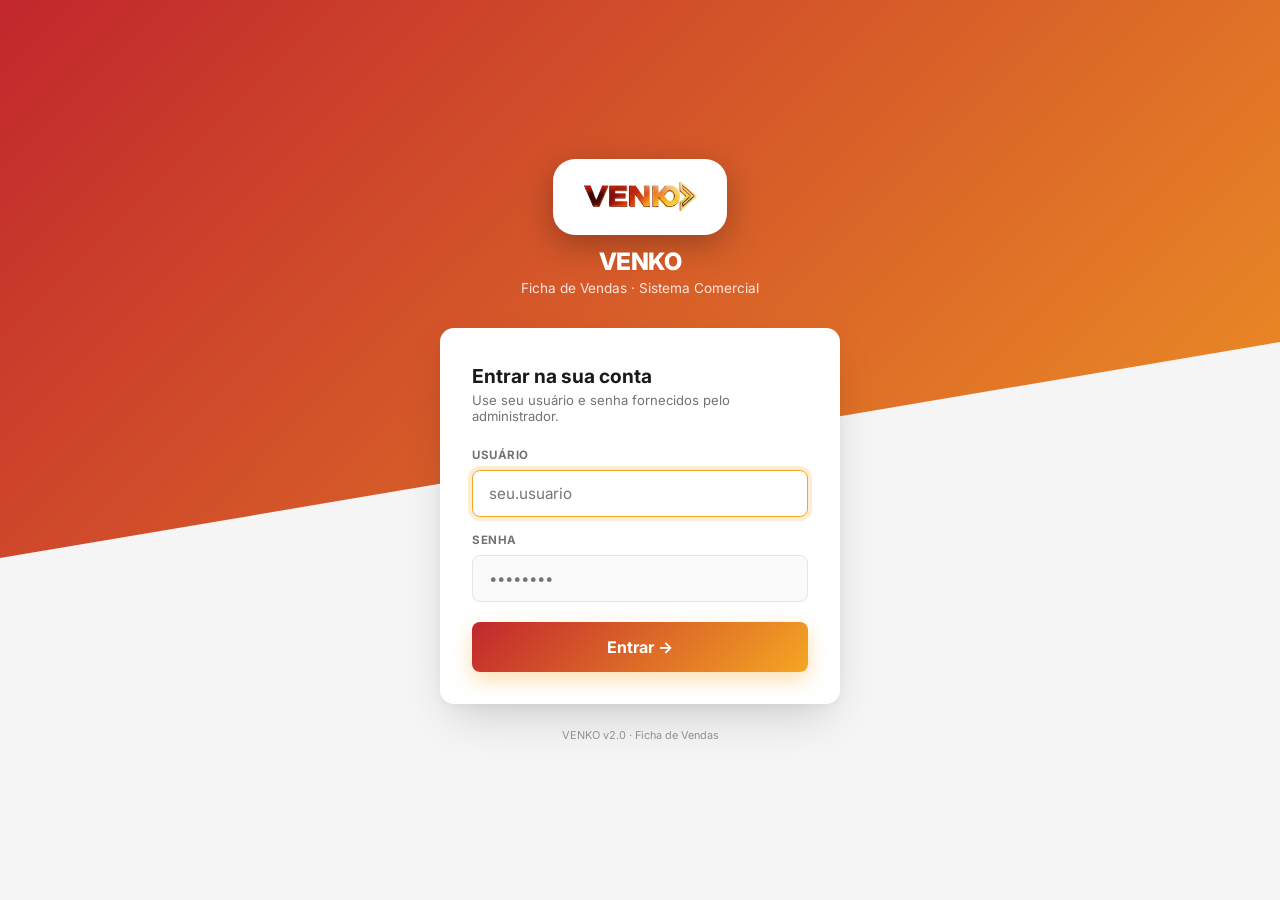
<file: index.html>
<!DOCTYPE html>
<html lang="pt-BR">
<head>
  <meta charset="UTF-8">
  <meta name="viewport" content="width=device-width, initial-scale=1.0">
  <title>VENKO – Ficha de Vendas</title>
  <meta name="theme-color" content="#000000">
  <meta name="apple-mobile-web-app-capable" content="yes">
  <meta name="description" content="Ficha de vendas VENKO — cadastro, precificação e envio de propostas.">

  <link rel="preconnect" href="https://fonts.googleapis.com">
  <link rel="preconnect" href="https://fonts.gstatic.com" crossorigin>
  <link rel="preconnect" href="https://cdnjs.cloudflare.com" crossorigin>
  <link href="https://fonts.googleapis.com/css2?family=Inter:wght@400;500;600;700;800&family=DM+Mono:wght@400;500&display=swap" rel="stylesheet">

  <link rel="stylesheet" href="css/styles.css">
  <link rel="manifest" href="manifest.json">
  <link rel="apple-touch-icon" href="icon-192.png">

  <!-- SheetJS (xlsx) NÃO é mais carregado aqui. É ~937 KB e só é usado nos
       botões "Exportar". Carregar em toda visita atrasava o primeiro
       carregamento pra 100% dos usuários mesmo que quase ninguém exporte.
       Agora é buscado sob demanda pela função carregarXLSX() abaixo. -->
  <script defer src="js/draft.js"></script>
  <script defer src="js/app.js"></script>
  <script defer src="js/init.js"></script>
  <script defer src="js/simulador.js"></script>
  <script>
    // Carrega o SheetJS só na primeira vez que o usuário clicar em "Exportar".
    let _xlsxPromise = null;
    function carregarXLSX() {
      if (window.XLSX) return Promise.resolve();
      if (_xlsxPromise) return _xlsxPromise;
      _xlsxPromise = new Promise((resolve, reject) => {
        const s = document.createElement('script');
        s.src = 'https://cdnjs.cloudflare.com/ajax/libs/xlsx/0.18.5/xlsx.full.min.js';
        s.onload = resolve;
        s.onerror = reject;
        document.head.appendChild(s);
      });
      return _xlsxPromise;
    }
    // Substitui as chamadas antigas onclick="exportarExcel(...)": garante que
    // a lib está carregada antes de chamar a função já existente em app.js.
    function exportarExcelSobDemanda(tipo) {
      const btn = event && event.currentTarget;
      const textoOriginal = btn ? btn.textContent : null;
      if (btn) { btn.disabled = true; btn.textContent = '⏳ Carregando...'; }
      carregarXLSX()
        .then(() => exportarExcel(tipo))
        .catch(() => alert('Não foi possível carregar o exportador. Verifique sua conexão.'))
        .finally(() => { if (btn) { btn.disabled = false; btn.textContent = textoOriginal; } });
    }
  </script>

  <!-- ════════════════════════════════════════════════════════════
       WIZARD DE ETAPAS — estilos inline para não depender de mudar
       css/styles.css. Usa as MESMAS CSS vars já existentes no tema
       (--white, --border, --muted, --text, --radius, --shadow,
       --grad) para ficar visualmente consistente com o resto do app.
       ════════════════════════════════════════════════════════════ -->
  <style>
    .wizard-steps {
      display: flex;
      justify-content: space-between;
      gap: 4px;
      margin: 0 0 16px;
      padding: 0 2px;
    }
    .wizard-step-item {
      flex: 1;
      display: flex;
      flex-direction: column;
      align-items: center;
      gap: 4px;
      cursor: pointer;
      position: relative;
      background: none;
      border: none;
      font-family: inherit;
    }
    .wizard-step-item::before {
      content: '';
      position: absolute;
      top: 13px;
      left: -50%;
      width: 100%;
      height: 2px;
      background: var(--border);
      z-index: 0;
    }
    .wizard-step-item:first-child::before { display: none; }
    .wizard-step-num {
      width: 26px; height: 26px;
      border-radius: 50%;
      background: var(--white);
      border: 2px solid var(--border);
      display: flex; align-items: center; justify-content: center;
      font-size: .72rem; font-weight: 700; color: var(--muted);
      position: relative; z-index: 1;
      transition: all .2s;
    }
    .wizard-step-label {
      font-size: .62rem; font-weight: 600; color: var(--muted);
      text-align: center; letter-spacing: .02em;
    }
    .wizard-step-item.ativo .wizard-step-num {
      background: var(--grad, #000); border-color: transparent; color: #fff;
    }
    .wizard-step-item.ativo .wizard-step-label { color: var(--text); }
    .wizard-step-item.concluido .wizard-step-num {
      background: #16a34a; border-color: #16a34a; color: #fff;
    }
    .wizard-step-item.concluido::before { background: #16a34a; }

    /* ── Barra do topo do wizard: indicador de etapas + botão de
         limpar ficha, disponível em QUALQUER etapa do preenchimento. ── */
    .wizard-topo {
      display: flex;
      align-items: flex-start;
      gap: 10px;
      margin: 0 0 16px;
    }
    .wizard-topo .wizard-steps { flex: 1; margin: 0; }
    .btn-limpar-ficha {
      flex: 0 0 auto;
      width: 34px; height: 34px;
      margin-top: -2px;
      border-radius: 50%;
      border: 1.5px solid var(--border);
      background: var(--white);
      color: #ef4444;
      font-size: .9rem;
      line-height: 1;
      cursor: pointer;
      font-family: inherit;
      display: flex; align-items: center; justify-content: center;
      transition: all .2s;
    }
    .btn-limpar-ficha:active {
      background: #fef2f2;
      border-color: #ef4444;
    }

    .wizard-panel { display: none; }
    .wizard-panel.ativo { display: block; animation: wizardFadeIn .25s ease; }
    @keyframes wizardFadeIn {
      from { opacity: 0; transform: translateY(6px); }
      to   { opacity: 1; transform: translateY(0); }
    }

    .wizard-nav {
      display: flex; gap: 10px; margin: 4px 0 20px;
    }
    .btn-wizard-voltar, .btn-wizard-avancar {
      flex: 1; padding: 12px; border-radius: var(--radius, 10px);
      font-weight: 700; font-size: .85rem; cursor: pointer;
      font-family: inherit; border: none;
    }
    .btn-wizard-voltar {
      background: var(--white); border: 1.5px solid var(--border); color: var(--text);
    }
    .btn-wizard-avancar {
      background: var(--grad, #000); color: #fff;
    }

    .resumo-bloco {
      background: var(--white); border-radius: var(--radius, 10px);
      box-shadow: var(--shadow); padding: 14px 16px; margin-bottom: 12px;
    }
    .resumo-bloco-header {
      display: flex; justify-content: space-between; align-items: center;
      font-weight: 700; font-size: .8rem; margin-bottom: 8px; color: var(--text);
    }
    .resumo-editar {
      background: none; border: none; color: #2563eb; font-size: .72rem;
      font-weight: 600; cursor: pointer; font-family: inherit; padding: 0;
    }
    .resumo-linha {
      display: flex; justify-content: space-between; gap: 10px;
      font-size: .78rem; padding: 4px 0; color: var(--text);
      border-bottom: 1px dashed var(--border);
    }
    .resumo-linha:last-child { border-bottom: none; }
    .resumo-linha span { color: var(--muted); }
    .resumo-linha strong { text-align: right; }
    .resumo-linha.resumo-valor strong { color: #16a34a; }
    .resumo-vazio { font-size: .78rem; color: var(--muted); padding: 4px 0; }

    .campo-invalido {
      border-color: #ef4444 !important;
      background: #fef2f2 !important;
    }

    /* Mensagem de CPF inválido (dígito verificador) */
    .cpf-aviso { display: none; margin-top: 4px; font-size: .7rem; font-weight: 600; color: #92400e; background: #fffbeb; border: 1px solid #fde68a; border-radius: 8px; padding: 6px 8px; }
    .cpf-msg { display: none; margin-top: 4px; font-size: .68rem; font-weight: 600; color: #ef4444; }

    /* ── ETAPA PLANO: barra de total fixa (itens + Receita + Valor do Plano
         em tempo real). Só LÊ os campos que o app.js já calcula. ── */
    .plano-total {
      position: sticky;
      bottom: calc(68px + env(safe-area-inset-bottom));
      z-index: 20;
      margin: 12px 0;
      padding: 12px 14px;
      background: var(--white);
      border: 1.5px solid var(--border);
      border-radius: var(--radius, 10px);
      box-shadow: 0 -4px 18px rgba(0,0,0,.12);
    }
    .plano-total-chips { display: flex; flex-wrap: wrap; gap: 6px; margin-bottom: 10px; min-height: 22px; }
    .plano-total-chip  { font-size: .68rem; font-weight: 600; padding: 3px 9px; border-radius: 999px; background: #f3f4f6; color: var(--text); }
    .plano-total-vazio { font-size: .74rem; color: var(--muted); }
    .plano-total-valores { display: flex; gap: 10px; }
    .plano-total-valores > div { flex: 1; }
    .plano-total-lbl { font-size: .64rem; color: var(--muted); font-weight: 600; }
    .plano-total-num { font-size: 1.05rem; font-weight: 800; color: var(--text); }
    .plano-total-num.receita { color: #16a34a; }

    .aviso-manual { display: none; margin-top: 8px; font-size: .68rem; color: #b45309; }
    .aviso-manual button {
      background: none; border: none; padding: 0; margin-left: 6px;
      color: #2563eb; font-weight: 700; font-size: .68rem; cursor: pointer; font-family: inherit;
    }

    /* Campos preenchidos SÓ pela tabela de preços (sem digitação) */
    .campo-tabela[readonly] {
      background: #f3f4f6;
      color: var(--text);
      cursor: not-allowed;
      font-weight: 700;
    }
    .campo-tabela-dica { font-size: .66rem; color: var(--muted); margin-top: 4px; }

    /* Mesh depende de Banda Larga */
    .servico-row.bloqueado { opacity: .45; pointer-events: none; }
    .servico-dica { display: none; font-size: .66rem; color: var(--muted); margin-top: 4px; }
    .servico-row.bloqueado .servico-dica { display: block; }

    /* Botões − / + das quantidades */
    .qtd-stepper { display: flex; gap: 8px; margin-top: 6px; }
    .qtd-stepper button {
      width: 40px; height: 32px; border-radius: 8px;
      border: 1.5px solid var(--border); background: var(--white); color: var(--text);
      font-size: 1.1rem; font-weight: 700; line-height: 1; cursor: pointer; font-family: inherit;
    }
    .qtd-stepper button:active { background: #f3f4f6; }

    /* Atalho para a pasta de artes/imagens no Google Drive */
    .btn-artes {
      background: #7c3aed;
      color: #fff;
      text-decoration: none;
      display: flex;
      align-items: center;
      justify-content: center;
    }
    /* Com 4 atalhos, quebra em 2 linhas de 2 em tela pequena */
    .atalhos-linha { flex-wrap: wrap; }
    .atalhos-linha .btn-atalho { flex: 1 1 calc(50% - 6px); }

    /* Data de Instalação editável direto na lista (admin) */

    /* ── Agenda de Instalações ── */
    .ag-dia { margin: 18px 0 8px; font-size: .95rem; font-weight: 800; display:flex; align-items:center; gap:8px; flex-wrap:wrap; }
    .ag-dia small { font-weight:600; color: var(--muted, #737373); }
    .ag-tag { font-size:.68rem; font-weight:800; padding:2px 8px; border-radius:99px; background:#fef3c7; color:#92400e; }
    .ag-tag.atraso { background:#fee2e2; color:#991b1b; }
    .ag-tag.hoje { background:#dcfce7; color:#166534; }
    .ag-periodo { font-size:.72rem; font-weight:700; text-transform:uppercase; letter-spacing:.4px; color: var(--muted, #737373); margin: 10px 0 4px; }
    .ag-card { display:flex; align-items:center; justify-content:space-between; gap:10px; background:#fff; border:1px solid #e5e5e5; border-radius:12px; padding:10px 12px; margin-bottom:6px; }
    .ag-info { min-width:0; flex:1; }
    .ag-nome { font-weight:700; font-size:.9rem; }
    .ag-sub { font-size:.75rem; color: var(--muted, #737373); overflow:hidden; text-overflow:ellipsis; white-space:nowrap; }
    .ag-acoes { display:flex; align-items:center; gap:6px; flex-shrink:0; }
    .ag-vazio { text-align:center; color: var(--muted, #737373); padding:32px 0; font-size:.9rem; }

    /* ── Painel Gerencial ── */
    .pn-box { background:#fff; border-radius:14px; box-shadow:0 2px 10px rgba(0,0,0,.06); padding:16px 18px; margin:16px 0; }
    .pn-box h3 { font-size:.95rem; font-weight:800; margin-bottom:12px; }
    .pn-box h3 small { font-weight:600; color:#737373; font-size:.7rem; }
    .pn-meta-linha { display:flex; justify-content:space-between; font-size:.85rem; margin-bottom:6px; }
    .pn-meta-sub { font-size:.74rem; color:#737373; margin-top:8px; line-height:1.5; }
    .pn-chart { position:relative; display:flex; align-items:flex-end; gap:2px; height:150px; border-bottom:1px solid #e5e5e5; padding-top:8px; }
    .pn-col { flex:1; height:100%; display:flex; align-items:flex-end; min-width:2px; }
    .pn-bar { width:100%; background:linear-gradient(180deg,#F5A623,#C1272D); border-radius:3px 3px 0 0; min-height:1px; }
    .pn-linha { position:absolute; left:0; right:0; border-top:1.5px dashed; pointer-events:none; }
    .pn-linha span { position:absolute; right:0; top:-16px; font-size:.64rem; font-weight:700; background:#fff; padding:0 4px; }
    .pn-linha.media { border-color:#2563eb; color:#2563eb; }
    .pn-linha.meta { border-color:#16a34a; color:#16a34a; }
    .pn-eixo { display:flex; justify-content:space-between; font-size:.68rem; color:#737373; margin-top:4px; }
    .pn-alertas { display:grid; grid-template-columns:repeat(auto-fit,minmax(240px,1fr)); gap:12px; }
    .pn-alerta { border:1px solid #e5e5e5; border-radius:10px; padding:10px 12px; }
    .pn-alerta-t { font-size:.8rem; font-weight:700; margin-bottom:6px; display:flex; justify-content:space-between; align-items:center; gap:6px; }
    .pn-alerta-i { display:flex; justify-content:space-between; align-items:center; gap:6px; font-size:.8rem; padding:4px 0; border-top:1px solid #f1f1f1; }
    .pn-alerta-i small { color:#737373; display:block; }
    .pn-mais { font-size:.72rem; color:#737373; padding-top:4px; }
    .pn-ok { font-size:.78rem; color:#16a34a; font-weight:600; }
    .pn-vendedor { display:flex; align-items:center; gap:10px; margin:10px 0 2px; }
    .pn-vendedor label { font-size:.72rem; font-weight:700; text-transform:uppercase; letter-spacing:.4px; color:#737373; margin:0; }
    .pn-vendedor select { flex:1; max-width:320px; padding:10px 12px; border:1.5px solid #e5e5e5; border-radius:10px; font-size:.9rem; font-family:inherit; background:#fff; }
    .pn-prods { display:grid; grid-template-columns:repeat(3,1fr); gap:10px; }
    .pn-prod { text-align:center; background:#fafafa; border:1px solid #eee; border-radius:12px; padding:14px 6px; }
    .pn-prod-ico { font-size:1.4rem; }
    .pn-prod-n { font-size:1.8rem; font-weight:800; line-height:1.1; margin-top:2px; }
    .pn-prod-nome { font-size:.78rem; font-weight:700; color:#525252; }
    .pn-prod-sub { font-size:.68rem; color:#737373; margin-top:2px; }
    .pn-duas { display:grid; grid-template-columns:repeat(auto-fit,minmax(280px,1fr)); gap:0 16px; }
    .input-data-inst {
      width: 112px;
      padding: 5px 7px;
      border: 1.5px solid var(--border);
      border-radius: 6px;
      font-family: inherit;
      font-size: .75rem;
      background: var(--white);
      color: var(--text);
      text-transform: none;
    }
    .input-data-inst:focus { outline: none; border-color: #2563eb; }
    .input-data-inst.salvo { border-color: #16a34a; background: #f0fdf4; }
    .input-data-inst.erro  { border-color: #ef4444; background: #fef2f2; }
    .input-data-inst:disabled { opacity: .6; }

    /* Data de Instalação: só admin edita */
    #data_instalacao:disabled { opacity: .6; cursor: not-allowed; }

    /* Atalho para o site de consulta de cobertura */
    .btn-cobertura {
      background: #2563eb;
      color: #fff;
      text-decoration: none;
      display: flex;
      align-items: center;
      justify-content: center;
    }
  </style>
</head>
<body>

<!-- ── TOPBAR ── -->
<header class="topbar">
  <div class="topbar-left">
    <div class="topbar-logo"><img src="logo-venko.png" alt="VENKO"></div>
    <span class="topbar-title">VENKO</span>
  </div>
  <div class="topbar-right">
    <div class="user-chip" id="user-chip">
      <div class="avatar" id="user-avatar">?</div>
      <span id="user-name">—</span>
      <span class="role-badge" id="role-badge">—</span>
    </div>
    <button class="btn-dark-toggle" onclick="toggleDarkMode()" title="Dark Mode" aria-label="Alternar modo escuro">🌙</button>
    <button class="btn-atualizar" id="btn-atualizar" onclick="atualizarDoSheets(true)">
      <span id="icone-atualizar">🔄</span> <span id="texto-atualizar">Atualizar</span>
    </button>
    <button class="btn-logout" onclick="logout()">Sair</button>
  </div>
</header>

<!-- ═══ ABA: NOVA FICHA ═══ -->
<div class="page active" id="page-formulario">
  <div class="mini-resumo" id="mini-resumo" onclick="mudarAba('dashboard')">
    <div class="mini-resumo-card">
      <div class="mini-resumo-val" id="mini-meta-pct">—</div>
      <div class="mini-resumo-lbl">Meta</div>
    </div>
    <div class="mini-resumo-card">
      <div class="mini-resumo-val" id="mini-fichas-semana">—</div>
      <div class="mini-resumo-lbl">Fichas / semana</div>
    </div>
    <div class="mini-resumo-card">
      <div class="mini-resumo-val" id="mini-concluidas">—</div>
      <div class="mini-resumo-lbl">Instaladas</div>
    </div>
  </div>

  <div class="atalhos-topo">
    <div class="atalhos-linha">
      <button class="btn-atalho btn-fatura" onclick="abrirEscolhaWhatsApp('fatura')">🧾 Fatura</button>
      <button class="btn-atalho btn-visita" onclick="abrirEscolhaWhatsApp('visita')">🔧 Visita Técnica</button>
      <a class="btn-atalho btn-cobertura" href="https://app.conexaoclarobrasil.com.br/login" target="_blank" rel="noopener noreferrer">📡 Cobertura</a>
      <a class="btn-atalho btn-artes" href="https://drive.google.com/drive/folders/1tJGzVP3vHYP71EDsPEf4dlPtmPIMLapP?usp=sharing" target="_blank" rel="noopener noreferrer">🖼️ Artes</a>
    </div>
  </div>

  <!-- Indicador de etapas do wizard + botão de limpar ficha (sempre visível) -->
  <div class="wizard-topo">
    <div class="wizard-steps" id="wizard-steps">
      <button type="button" class="wizard-step-item ativo" data-step="1" onclick="irParaEtapa(1)">
        <div class="wizard-step-num">1</div>
        <div class="wizard-step-label">Cliente</div>
      </button>
      <button type="button" class="wizard-step-item" data-step="2" onclick="irParaEtapa(2)">
        <div class="wizard-step-num">2</div>
        <div class="wizard-step-label">Endereço</div>
      </button>
      <button type="button" class="wizard-step-item" data-step="3" onclick="irParaEtapa(3)">
        <div class="wizard-step-num">3</div>
        <div class="wizard-step-label">Plano</div>
      </button>
      <button type="button" class="wizard-step-item" data-step="4" onclick="irParaEtapa(4)">
        <div class="wizard-step-num">4</div>
        <div class="wizard-step-label">Revisão</div>
      </button>
    </div>
    <button type="button" class="btn-limpar-ficha" onclick="limparFichaGeral()" title="Limpar ficha" aria-label="Limpar ficha">🗑</button>
  </div>

  <!-- ═══ ETAPA 1 — CLIENTE ═══ -->
  <div class="wizard-panel ativo" id="wizard-panel-1">

    <!-- Venda -->
    <div class="card">
      <div class="card-header">🧑‍💼 Informações da Venda</div>
      <div class="card-body">
        <div class="grid row-2">
          <div>
            <label>Vendedor Responsável</label>
            <input type="text" id="vendedor" class="campo-tabela" placeholder="Nome do vendedor" readonly tabindex="-1" title="Preenchido automaticamente com o usuário logado" aria-label="Nome do vendedor (preenchido automaticamente)">
          </div>
          <div>
            <label>Status da Instalação</label>
            <select id="status" onchange="atualizarProgresso()" aria-label="Status da ficha">
              <option value="Agendada">📅 Agendada</option>
              <option value="Instalada">✅ Instalada</option>
              <option value="Pendente">⏳ Pendente</option>
              <option value="Cancelada">❌ Cancelada</option>
            </select>
          </div>
        </div>
        <div class="grid row-2">
          <div>
            <label>Criar HP?</label>
            <div style="display:flex;gap:8px;margin-top:2px;">
              <button class="hp-btn" id="hp-sim" onclick="selecionarHP('Sim')">✅ SIM</button>
              <button class="hp-btn" id="hp-nao" onclick="selecionarHP('Não')">❌ NÃO</button>
            </div>
            <input type="hidden" id="criar_hp" value="">
          </div>
          <div>
            <label>Data de Instalação <span style="font-weight:400;color:var(--muted);font-size:.72rem;">(admin)</span></label>
            <input type="text" id="data_instalacao" placeholder="DD/MM/AAAA" maxlength="10" oninput="mascararData(this)" aria-label="Data de instalação (somente administradores editam)">
          </div>
        </div>
      </div>
    </div>

    <!-- Dados Pessoais -->
    <div class="card">
      <div class="card-header">👤 Dados Pessoais</div>
      <div class="card-body">
        <div>
          <label>Nome Completo</label>
          <div class="input-wrap">
            <input type="text" id="nome" placeholder="Nome completo do cliente" oninput="atualizarProgresso()" aria-label="Nome completo do cliente">
            <button class="clear-btn" onclick="limparCampo('nome')" tabindex="-1">✕</button>
          </div>
        </div>
        <div>
          <label>CPF</label>
          <div class="input-wrap">
            <input type="text" id="cpf" placeholder="000.000.000-00" maxlength="14" oninput="atualizarProgresso()" aria-label="CPF">
            <button class="clear-btn" onclick="limparCampo('cpf')" tabindex="-1">✕</button>
          </div>
          <div class="cpf-msg" id="cpf-msg">CPF inválido — confira os números.</div>
          <div class="cpf-aviso" id="cpf-aviso" role="status"></div>
        </div>
        <div>
          <label>CNPJ <span style="font-weight:400;color:var(--muted);font-size:.72rem;">(pessoa jurídica)</span></label>
          <div class="input-wrap">
            <input type="text" id="cnpj" placeholder="00.000.000/0000-00" maxlength="18" oninput="atualizarProgresso()" aria-label="CNPJ">
            <button class="clear-btn" onclick="limparCampo('cnpj')" tabindex="-1">✕</button>
          </div>
        </div>
        <div class="grid row-2">
          <div><label>Data de Nascimento</label><input type="text" id="nascimento" placeholder="DD/MM/AAAA" maxlength="10" oninput="mascararData(this);atualizarProgresso()" aria-label="Data de nascimento"></div>
          <div>
            <label>WhatsApp</label>
            <div class="input-wrap">
              <input type="text" id="celular" placeholder="(00) 00000-0000" maxlength="15" oninput="atualizarProgresso()" aria-label="Celular">
              <button class="clear-btn" onclick="limparCampo('celular')" tabindex="-1">✕</button>
            </div>
          </div>
        </div>
        <div>
          <label>SMS</label>
          <div class="input-wrap">
            <input type="text" id="sms" placeholder="(00) 00000-0000" maxlength="15" oninput="atualizarProgresso()" aria-label="Número para SMS">
            <button class="clear-btn" onclick="limparCampo('sms')" tabindex="-1">✕</button>
          </div>
        </div>
        <div>
          <label>Nome da Mãe</label>
          <div class="input-wrap">
            <input type="text" id="mae" placeholder="Nome completo da mãe" oninput="atualizarProgresso()" aria-label="Nome completo da mãe">
            <button class="clear-btn" onclick="limparCampo('mae')" tabindex="-1">✕</button>
          </div>
        </div>
        <div>
          <label>E-mail</label>
          <div class="input-wrap">
            <input type="email" id="email" placeholder="email@exemplo.com" oninput="atualizarProgresso()" aria-label="E-mail">
            <button class="clear-btn" onclick="limparCampo('email')" tabindex="-1">✕</button>
          </div>
        </div>
      </div>
    </div>

    <div class="wizard-nav">
      <button type="button" class="btn-wizard-avancar" style="flex:1;" onclick="avancarEtapa()">Continuar — Endereço ›</button>
    </div>
  </div>

  <!-- ═══ ETAPA 2 — ENDEREÇO ═══ -->
  <div class="wizard-panel" id="wizard-panel-2">

    <div class="card">
      <div class="card-header">📍 Endereço de Instalação</div>
      <div class="card-body">
        <div class="grid row-2">
          <div>
            <label>CEP</label>
            <div class="input-wrap">
              <input type="text" id="cep" placeholder="00000-000" maxlength="9" oninput="onCepInput()" aria-label="CEP">
              <button class="clear-btn" onclick="limparCampo('cep')" tabindex="-1">✕</button>
            </div>
            <div class="cep-status" id="cep-status"></div>
          </div>
          <div>
            <label>Cidade</label>
            <div class="input-wrap">
              <input type="text" id="cidade" name="cidade-ficha-venko" placeholder="CIDADE" oninput="onCidadeInput()" style="text-transform:uppercase;" aria-label="Cidade" autocomplete="off" autocorrect="off" autocapitalize="off" spellcheck="false">
              <button class="clear-btn" onclick="limparCampo('cidade');buscarPreco()" tabindex="-1">✕</button>
            </div>
          </div>
        </div>
        <div class="grid row-3">
          <div>
            <label>Rua / Logradouro</label>
            <div class="input-wrap">
              <input type="text" id="rua" placeholder="Nome da rua" oninput="atualizarProgresso()" aria-label="Nome da rua">
              <button class="clear-btn" onclick="limparCampo('rua')" tabindex="-1">✕</button>
            </div>
          </div>
          <div>
            <label>Número</label>
            <div class="input-wrap">
              <input type="text" id="numero" placeholder="Nº" oninput="atualizarProgresso()" aria-label="Número do endereço">
              <button class="clear-btn" onclick="limparCampo('numero')" tabindex="-1">✕</button>
            </div>
          </div>
          <div>
            <label>Complemento</label>
            <div class="input-wrap">
              <input type="text" id="complemento" placeholder="Apto, bloco..." oninput="atualizarProgresso()" aria-label="Complemento do endereço">
              <button class="clear-btn" onclick="limparCampo('complemento')" tabindex="-1">✕</button>
            </div>
          </div>
        </div>
        <div>
          <label>Bairro</label>
          <div class="input-wrap">
            <input type="text" id="bairro" placeholder="Bairro" oninput="atualizarProgresso()" aria-label="Bairro">
            <button class="clear-btn" onclick="limparCampo('bairro')" tabindex="-1">✕</button>
          </div>
        </div>
      </div>
    </div>

    <div class="wizard-nav">
      <button type="button" class="btn-wizard-voltar" onclick="voltarEtapa()">‹ Voltar</button>
      <button type="button" class="btn-wizard-avancar" onclick="avancarEtapa()">Continuar — Plano ›</button>
    </div>
  </div>

  <!-- ═══ ETAPA 3 — PLANO ═══ -->
  <div class="wizard-panel" id="wizard-panel-3">

    <div class="card">
      <div class="card-header">📡 Plano Contratado</div>
      <div class="card-body">

        <!-- 🔥 PROMOÇÃO BLACK FRIDAY 1 (só aparece em cidades dos grupos MD e MD2) -->
        <div class="servico-row" id="row-bf1" style="display:none;">
          <div class="servico-label">🔥 Promo</div>
          <div>
            <div class="plano-pills">
              <button type="button" class="pill-btn" id="btn-bf1" onclick="selecionarPromoBF1()">BLACK FRIDAY 1</button>
            </div>
            <div style="font-size:.68rem;color:var(--muted);margin-top:4px;">Banda Larga 600 MB + Pós 60 GB por R$ 99,90 fixo</div>
          </div>
          <input class="plano-hidden" type="text" id="plano_promo">
        </div>

        <!-- 🌐 BANDA LARGA -->
        <div class="servico-row">
          <div class="servico-label">🌐 Banda Larga</div>
          <div class="plano-pills" id="pills-banda">
            <button class="pill-btn" onclick="selecionarPlano('plano_banda','250MB',this)">250 MB</button>
            <button class="pill-btn" onclick="selecionarPlano('plano_banda','350MB',this)">350 MB</button>
            <button class="pill-btn" onclick="selecionarPlano('plano_banda','500MB',this)">500 MB</button>
            <button class="pill-btn" onclick="selecionarPlano('plano_banda','600MB',this)">600 MB</button>
            <button class="pill-btn" onclick="selecionarPlano('plano_banda','1GB',this)">1 GB</button>
          </div>
          <input class="plano-hidden" type="text" id="plano_banda">
        </div>

        <!-- 🔀 MESH (adicional à Banda Larga) -->
        <div class="servico-row">
          <div class="servico-label">🔀 Mesh</div>
          <div>
            <div class="plano-pills" id="pills-mesh">
              <button class="pill-btn" data-val="2" onclick="selecionarMesh('2',this)">2 un</button>
              <button class="pill-btn" data-val="3" onclick="selecionarMesh('3',this)">3 un</button>
              <button class="pill-btn" data-val="4" onclick="selecionarMesh('4',this)">4 un</button>
            </div>
            <div style="font-size:.68rem;color:var(--muted);margin-top:4px;">R$ 15,00 por unidade — somado automaticamente ao valor total</div>
          </div>
          <input class="plano-hidden" type="text" id="plano_mesh">
        </div>

        <!-- 📱 CONTROLE -->
        <div class="servico-row">
          <div class="servico-label">📱 Controle</div>
          <div class="plano-pills" id="pills-controle">
            <button class="pill-btn" onclick="selecionarPlano('plano_controle','25GB',this)">25 GB</button>
            <button class="pill-btn" onclick="selecionarPlano('plano_controle','20GB',this)">20 GB</button>
          </div>
          <input class="plano-hidden" type="text" id="plano_controle">
        </div>

        <!-- 📱 PÓS -->
        <div class="servico-row">
          <div class="servico-label">📱 Pós</div>
          <div class="plano-pills" id="pills-pos">
            <button class="pill-btn" onclick="selecionarPlano('plano_pos','60GB',this)">60 GB</button>
            <button class="pill-btn" onclick="selecionarPlano('plano_pos','50GB',this)">50 GB</button>
            <button class="pill-btn" onclick="selecionarPlano('plano_pos','100GB',this)">100 GB</button>
            <button class="pill-btn" onclick="selecionarPlano('plano_pos','150GB',this)">150 GB</button>
            <button class="pill-btn" onclick="selecionarPlano('plano_pos','200GB',this)">200 GB</button>
            <button class="pill-btn" onclick="selecionarPlano('plano_pos','500GB',this)">500 GB</button>
          </div>
          <input class="plano-hidden" type="text" id="plano_pos">
        </div>

        <!-- 🆓 DEP GRÁTIS -->
        <div class="servico-row">
          <div class="servico-label">🆓 Dep. Grátis</div>
          <div class="input-wrap">
            <input type="number" id="dep_gratis" min="0" step="1" placeholder="Qtd" oninput="atualizarProgresso()" aria-label="Quantidade de depósitos grátis">
            <button class="clear-btn" onclick="limparCampo('dep_gratis')" tabindex="-1">✕</button>
          </div>
        </div>

        <!-- 💰 DEP PAGO -->
        <div class="servico-row">
          <div class="servico-label">💰 Dep. Pago</div>
          <div>
            <div class="input-wrap">
              <input type="number" id="dep_pago" min="0" step="1" placeholder="Qtd" oninput="onDepChange()" aria-label="Quantidade de depósitos pagos">
              <button class="clear-btn" onclick="limparCampo('dep_pago');onDepChange()" tabindex="-1">✕</button>
            </div>
            <div style="font-size:.68rem;color:var(--muted);margin-top:4px;">R$ 55,00 por unidade — somado automaticamente à Receita</div>
          </div>
        </div>

        <!-- ↔️ PORTABILIDADE -->
        <div class="servico-row">
          <div class="servico-label">↔️ Portab.</div>
          <div class="input-wrap">
            <input type="text" id="portabilidade" placeholder="Nº a portar, operadora..." oninput="atualizarProgresso()" aria-label="Número a portar e operadora de origem">
            <button class="clear-btn" onclick="limparCampo('portabilidade')" tabindex="-1">✕</button>
          </div>
        </div>

        <!-- 📺 TV -->
        <div class="servico-row">
          <div class="servico-label">📺 TV</div>
          <div>
            <div class="plano-pills" id="pills-tv">
              <button class="pill-btn" onclick="selecionarPlano('plano_tv','BOX',this)">BOX</button>
              <button class="pill-btn" onclick="selecionarPlano('plano_tv','CABO',this)">CABO</button>
            </div>
            <div class="input-wrap" style="margin-top:6px;">
              <input type="number" id="ponto_adicional" min="0" step="1" placeholder="Ponto adicional - Qtd" oninput="onDepChange()" aria-label="Quantidade de pontos adicionais de TV">
              <button class="clear-btn" onclick="limparCampo('ponto_adicional');onDepChange()" tabindex="-1">✕</button>
            </div>
            <div style="font-size:.68rem;color:var(--muted);margin-top:4px;">R$ 69,90 por unidade — somado automaticamente ao Valor do Plano</div>
          </div>
          <input class="plano-hidden" type="text" id="plano_tv">
        </div>

        <!-- ☎️ FIXO -->
        <div class="servico-row">
          <div class="servico-label">☎️ Fixo</div>
          <div class="plano-pills" id="pills-fixo">
            <button class="pill-btn" onclick="selecionarPlano('plano_fixo','MUNDO',this)">MUNDO</button>
            <button class="pill-btn" onclick="selecionarPlano('plano_fixo','BRASIL',this)">BRASIL</button>
          </div>
          <input class="plano-hidden" type="text" id="plano_fixo">
        </div>

        <!-- STATUS DA BUSCA DE PREÇO -->
        <div class="preco-status" id="preco-status"></div>

        <!-- Receita, Valor do Plano e Valor 6 Meses: SOMENTE LEITURA.
             São preenchidos pelo app.js conforme a tabela de preços. -->
        <div style="margin-top:4px;">
          <label>Receita</label>
          <input type="text" id="mensalidade" class="campo-tabela" placeholder="R$ 0,00" readonly tabindex="-1" aria-label="Valor da receita (preenchido pela tabela)">
        </div>
        <div>
          <label>Valor do Plano</label>
          <input type="text" id="debito" class="campo-tabela" placeholder="R$ 0,00" readonly tabindex="-1" aria-label="Valor do plano (preenchido pela tabela)">
        </div>
        <!-- VALOR PROMOCIONAL — preenchido pela tabela de preços (Valor do Plano
             menos a coluna "DESCONTO 6 MESES"). Não editável. Aparece SÓ no texto
             copiado e na Revisão. Não entra em fichaAtual, então não vai para o Sheets. -->
        <div>
          <label>Valor 6 Meses</label>
          <input type="text" id="valor_promocional" class="campo-tabela" placeholder="R$ 0,00" readonly tabindex="-1" aria-label="Valor 6 meses (preenchido pela tabela)">
          <div class="campo-tabela-dica">Receita, Valor do Plano e Valor 6 Meses são preenchidos automaticamente pela tabela.</div>
        </div>
        <div>
          <label>Período de Instalação</label>
          <select id="periodo" onchange="atualizarProgresso()" aria-label="Período do atendimento">
            <option value="">Selecione o período</option>
            <option value="08:00-12:00">08:00-12:00</option>
            <option value="12:00-15:00">12:00-15:00</option>
            <option value="15:00-18:00">15:00-18:00</option>
            <option value="INTEGRAL">Integral</option>
          </select>
        </div>
      </div>
    </div>

    <!-- Observações -->
    <div class="card">
      <div class="card-header">📝 Observações</div>
      <div class="card-body">
        <textarea id="obs" placeholder="Anotações extras..." rows="3"
          style="width:100%;padding:9px 12px;border:1.5px solid var(--border);border-radius:8px;font-family:'Inter',sans-serif;font-size:.85rem;color:var(--text);background:#fafafa;outline:none;resize:vertical;transition:border-color .2s;text-transform:uppercase;"></textarea>
      </div>
    </div>

    <!-- BARRA DE TOTAL FIXA: itens escolhidos + Receita + Valor do Plano ao vivo -->
    <div class="plano-total" id="plano-total" aria-live="polite">
      <div class="plano-total-chips" id="plano-total-chips">
        <span class="plano-total-vazio">Escolha os serviços acima</span>
      </div>
      <div class="plano-total-valores">
        <div>
          <div class="plano-total-lbl">Receita</div>
          <div class="plano-total-num receita" id="plano-total-receita">R$ 0,00</div>
        </div>
        <div>
          <div class="plano-total-lbl">Valor do Plano</div>
          <div class="plano-total-num" id="plano-total-valor">R$ 0,00</div>
        </div>
      </div>
      <div class="aviso-manual" id="aviso-manual">
        ✏️ Valor editado manualmente.
        <button type="button" onclick="voltarPrecoAutomatico()">Voltar ao automático</button>
      </div>
    </div>

    <div class="wizard-nav">
      <button type="button" class="btn-wizard-voltar" onclick="voltarEtapa()">‹ Voltar</button>
      <button type="button" class="btn-wizard-avancar" onclick="avancarEtapa()">Continuar — Revisão ›</button>
    </div>
  </div>

  <!-- ═══ ETAPA 4 — REVISÃO ═══ -->
  <div class="wizard-panel" id="wizard-panel-4">

    <div id="resumo-revisao"></div>

    <button class="btn-primary btn-checkin" id="btn-checkin" onclick="fazerCheckin()">📍 Check-in — Localização do Cliente</button>
    <button class="btn-primary btn-gerar" id="btn-enviar" onclick="enviarFicha()">📤 ENVIAR</button>
    <div class="sync-status" id="sync-status"></div>

    <div class="wizard-nav">
      <button type="button" class="btn-wizard-voltar" style="flex:1;" onclick="voltarEtapa()">‹ Voltar e editar</button>
    </div>

    <div class="preview-wrap" id="preview">
      <div class="preview-box">
        <div class="preview-header">
          <span>📋 Preview — Texto gerado</span>
          <span id="hora-preview"></span>
        </div>
        <div class="bubble" id="texto-gerado"></div>
        <div class="preview-actions">
          <button class="btn-copiar" id="btn-copiar" onclick="copiarTexto()">📋 Copiar texto</button>
          <button class="btn-nova" onclick="limpar()">🗑 Limpar e nova ficha</button>
        </div>
      </div>
    </div>
  </div>
</div>

<!-- ═══ ABA: MINHAS VENDAS ═══ -->
<div class="page" id="page-historico">
  <div class="planilha-header">
    <div class="planilha-titulo">
      <h2>Minhas Vendas <span class="badge" id="badge-minhas">0</span></h2>
    </div>
    <button class="btn-export" onclick="exportarExcelSobDemanda('minhas')">⬇️ Exportar</button>
  </div>
  <div class="busca-wrap">
    <input type="text" id="busca-minhas" placeholder="Buscar por nome ou CPF..." oninput="renderTabelaMinhas()" style="text-transform:none;" aria-label="Buscar nas minhas fichas por nome ou CPF">
  </div>
  <div class="filtros" id="filtros-minhas">
    <button class="filtro-btn ativo" onclick="filtrar('todos','minhas',this)">Todos</button>
    <button class="filtro-btn" onclick="filtrar('Agendada','minhas',this)">📅 Agendada</button>
    <button class="filtro-btn" onclick="filtrar('Instalada','minhas',this)">✅ Instalada</button>
    <button class="filtro-btn" onclick="filtrar('Pendente','minhas',this)">⏳ Pendente</button>
    <button class="filtro-btn" onclick="filtrar('Cancelada','minhas',this)">❌ Cancelada</button>
  </div>
  <div class="info-sheets">
    ☁️ <strong>Fichas enviadas ao Google Sheets.</strong> Esta aba mostra o histórico salvo neste dispositivo. O status pode ser atualizado pelo administrador.
  </div>
  <div id="tabela-minhas"></div>
</div>

<!-- ═══ ABA: DESEMPENHO (inclui Metas) ═══ -->
<div class="page" id="page-dashboard">
  <div class="page-header">
    <div><h1>Meu Desempenho</h1><p id="dash-sub">Resumo das suas vendas</p></div>
  </div>

  <div class="periodo-filtros" id="periodo-filtros">
    <button class="periodo-btn" data-periodo="hoje" onclick="selecionarPeriodo('hoje')">Hoje</button>
    <button class="periodo-btn" data-periodo="7dias" onclick="selecionarPeriodo('7dias')">7 dias</button>
    <button class="periodo-btn" data-periodo="mes" onclick="selecionarPeriodo('mes')">Este mês</button>
    <button class="periodo-btn ativo" data-periodo="total" onclick="selecionarPeriodo('total')">Total</button>
    <button class="periodo-btn" data-periodo="custom" onclick="selecionarPeriodo('custom')">Personalizado</button>
  </div>
  <div class="periodo-custom" id="periodo-custom">
    <input type="text" id="periodo-de" placeholder="DD/MM/AAAA" maxlength="10" oninput="mascararData(this)" aria-label="Data inicial do período">
    <span style="font-size:.78rem;color:var(--muted);">até</span>
    <input type="text" id="periodo-ate" placeholder="DD/MM/AAAA" maxlength="10" oninput="mascararData(this)" aria-label="Data final do período">
    <button class="btn-add-user" onclick="aplicarPeriodoCustom()">Aplicar</button>
  </div>
  <div class="periodo-label-atual" id="periodo-label-atual"></div>

  <div class="dash-grid" id="kpis-vendedor"></div>
  <div class="dash-section">
    <h3>Distribuição por Status</h3>
    <div id="bars-status" style="background:var(--white);padding:18px 20px;border-radius:var(--radius);box-shadow:var(--shadow);"></div>
  </div>
  <div class="dash-section">
    <h3>Produtos Mais Vendidos</h3>
    <div id="bars-produtos" style="background:var(--white);padding:18px 20px;border-radius:var(--radius);box-shadow:var(--shadow);"></div>
  </div>

  <hr class="dash-divider">

  <div class="page-header" style="margin-bottom:16px;">
    <div><h1>🎯 Metas</h1><p id="metas-sub">Carregando...</p></div>
  </div>
  <div class="dash-grid" id="kpis-metas"></div>
  <div class="admin-only" style="margin-top:20px;">
    <div class="planilha-header" style="max-width:720px;margin-left:auto;margin-right:auto;">
      <div class="planilha-titulo">
        <h2>📊 Metas da Equipe <span class="badge" id="badge-metas">0</span></h2>
      </div>
    </div>
    <div id="tabela-metas" style="max-width:720px;margin:0 auto;"></div>
  </div>
</div>

<!-- ═══ ABA: FALTAS / ADIANTAMENTOS ═══ -->
<div class="page" id="page-faltas">
  <div class="page-header">
    <div><h1>Faltas &amp; Adiantamentos</h1><p id="faltas-sub">Carregando...</p></div>
  </div>

  <div class="dash-grid" id="kpis-faltas"></div>

  <div class="card admin-only">
    <div class="card-header">📅 Registrar Falta</div>
    <div class="card-body">
      <div>
        <label>Vendedor</label>
        <select id="falta-vendedor" aria-label="Selecionar vendedor da falta"></select>
      </div>
      <div class="grid row-2">
        <div>
          <label>Data da Falta</label>
          <input type="text" id="falta-data" placeholder="DD/MM/AAAA" maxlength="10" oninput="mascararData(this)" aria-label="Data da falta">
        </div>
        <div>
          <label>Motivo (opcional)</label>
          <input type="text" id="falta-motivo" placeholder="Ex: Atestado médico" aria-label="Motivo da falta">
        </div>
      </div>
      <button class="btn-add-user" style="width:100%;" onclick="adicionarFalta()">➕ Registrar Falta</button>
    </div>
  </div>

  <div class="card admin-only">
    <div class="card-header">💵 Registrar Adiantamento</div>
    <div class="card-body">
      <div>
        <label>Vendedor</label>
        <select id="adiant-vendedor" aria-label="Selecionar vendedor do adiantamento"></select>
      </div>
      <div class="grid row-2">
        <div>
          <label>Data do Adiantamento</label>
          <input type="text" id="adiant-data" placeholder="DD/MM/AAAA" maxlength="10" oninput="mascararData(this)" aria-label="Data do adiantamento">
        </div>
        <div>
          <label>Valor</label>
          <input type="text" id="adiant-valor" placeholder="R$ 0,00" aria-label="Valor do adiantamento">
        </div>
      </div>
      <div>
        <label>Observação (opcional)</label>
        <input type="text" id="adiant-obs" placeholder="Ex: Adiantamento quinzenal" aria-label="Observação do adiantamento">
      </div>
      <button class="btn-add-user" style="width:100%;" onclick="adicionarAdiantamento()">➕ Registrar Adiantamento</button>
    </div>
  </div>

  <div class="planilha-header" style="max-width:720px;margin-left:auto;margin-right:auto;">
    <div class="planilha-titulo">
      <h2>📅 Faltas <span class="badge" id="badge-faltas">0</span></h2>
    </div>
  </div>
  <div id="tabela-faltas" style="max-width:720px;margin:0 auto 24px;"></div>

  <div class="planilha-header" style="max-width:720px;margin-left:auto;margin-right:auto;">
    <div class="planilha-titulo">
      <h2>💵 Adiantamentos <span class="badge" id="badge-adiant">0</span></h2>
    </div>
  </div>
  <div id="tabela-adiantamentos" style="max-width:720px;margin:0 auto;"></div>
</div>

<!-- ═══ ABA: TODAS AS FICHAS (admin) ═══ -->
<div class="page" id="page-todas">
  <div class="planilha-header">
    <div class="planilha-titulo">
      <h2>Todas as Fichas <span class="badge" id="badge-todas">0</span></h2>
    </div>
    <button class="btn-export" onclick="exportarExcelSobDemanda('todas')">⬇️ Exportar</button>
  </div>
  <div class="busca-wrap">
    <input type="text" id="busca-todas" placeholder="Buscar por nome, CPF ou vendedor..." oninput="renderTabelaTodas()" style="text-transform:none;" aria-label="Buscar em todas as fichas por nome, CPF ou vendedor">
  </div>
  <div class="filtros" id="filtros-todas">
    <button class="filtro-btn ativo" onclick="filtrar('todos','todas',this)">Todos</button>
    <button class="filtro-btn" onclick="filtrar('Agendada','todas',this)">📅 Agendada</button>
    <button class="filtro-btn" onclick="filtrar('Instalada','todas',this)">✅ Instalada</button>
    <button class="filtro-btn" onclick="filtrar('Pendente','todas',this)">⏳ Pendente</button>
    <button class="filtro-btn" onclick="filtrar('Cancelada','todas',this)">❌ Cancelada</button>
  </div>
  <div id="tabela-todas"></div>
</div>

<!-- ═══ ABA: USUÁRIOS (admin) ═══ -->
<div class="page" id="page-usuarios">
  <div class="page-header">
    <div><h1>Gerenciar Usuários</h1><p>Adicione e gerencie o acesso da equipe</p></div>
  </div>
  <div class="form-add-user card" style="max-width:720px;margin:0 auto 20px;">
    <div class="card-header">➕ Adicionar Usuário</div>
    <div class="card-body">
      <div class="add-user-grid">
        <div>
          <label>Nome Completo</label>
          <input type="text" id="new-name" placeholder="Nome do vendedor" aria-label="Nome do novo vendedor">
        </div>
        <div>
          <label>Usuário (login)</label>
          <input type="text" id="new-user" placeholder="ex: joao.silva" style="text-transform:none;" aria-label="Usuário de acesso">
        </div>
        <div>
          <label>Senha</label>
          <input type="password" id="new-pass" placeholder="Senha de acesso" style="text-transform:none;" aria-label="Senha de acesso">
        </div>
        <div>
          <label>Nível de Acesso</label>
          <select id="new-role" aria-label="Perfil de acesso do novo usuário">
            <option value="vendor">Vendedor</option>
            <option value="admin">Administrador</option>
          </select>
        </div>
      </div>
      <button class="btn-add-user" onclick="adicionarUsuario()">➕ Adicionar Usuário</button>
    </div>
  </div>
  <div style="max-width:720px;margin:0 auto;">
    <h3 style="font-size:.85rem;font-weight:700;margin-bottom:14px;color:var(--text);">Usuários Cadastrados</h3>
    <div class="usuarios-grid" id="usuarios-grid"></div>
  </div>
</div>

<!-- ═══ ABA: LOGINS (admin) — visibilidade e localização de acesso ═══ -->
<div class="page" id="page-logins">
  <div class="page-header">
    <div><h1>📍 Logins da Equipe</h1><p>Local e horário do último acesso de cada vendedor (registrado automaticamente)</p></div>
  </div>
  <div class="planilha-header">
    <div class="planilha-titulo">
      <h2>Registros <span class="badge" id="badge-logins">0</span></h2>
    </div>
  </div>
  <div id="tabela-logins"></div>
</div>

<!-- ═══ ABA: AGENDA DE INSTALAÇÕES ═══ -->
<div class="page" id="page-agenda">
  <div class="page-header">
    <div><h1>🗓️ Agenda de Instalações</h1><p id="agenda-sub">Fichas agendadas, por dia e período</p></div>
  </div>
  <div class="planilha-header">
    <div class="planilha-titulo">
      <h2>Agendadas <span class="badge" id="badge-agenda">0</span></h2>
    </div>
  </div>
  <div id="agenda-lista"></div>
</div>

<!-- ═══ ABA: PAINEL GERENCIAL (admin) ═══ -->
<div class="page" id="page-painel">
  <div class="page-header">
    <div><h1>📊 Painel Gerencial</h1><p>Visão completa da operação — receita, funil, equipe e alertas</p></div>
  </div>
  <div class="periodo-filtros">
    <button class="periodo-btn" data-periodo="hoje" onclick="selecionarPeriodoPainel('hoje')">Hoje</button>
    <button class="periodo-btn" data-periodo="7dias" onclick="selecionarPeriodoPainel('7dias')">7 dias</button>
    <button class="periodo-btn" data-periodo="mes" onclick="selecionarPeriodoPainel('mes')">Este mês</button>
    <button class="periodo-btn ativo" data-periodo="total" onclick="selecionarPeriodoPainel('total')">Total</button>
    <button class="periodo-btn" data-periodo="custom" onclick="selecionarPeriodoPainel('custom')">Personalizado</button>
  </div>
  <div class="periodo-custom">
    <input type="text" id="painel-de" placeholder="DD/MM/AAAA" maxlength="10" oninput="mascararData(this)" aria-label="Data inicial do período">
    <span style="font-size:.78rem;color:var(--muted);">até</span>
    <input type="text" id="painel-ate" placeholder="DD/MM/AAAA" maxlength="10" oninput="mascararData(this)" aria-label="Data final do período">
    <button class="btn-add-user" onclick="aplicarPeriodoCustomPainel()">Aplicar</button>
  </div>
  <div class="periodo-label-atual" id="painel-label"></div>
  <div class="pn-vendedor" id="painel-vendedor-wrap"></div>
  <div id="painel-conteudo"></div>
</div>

<!-- Badge flutuante para fichas pendentes de envio -->
<button class="fila-badge" id="fila-badge" onclick="reenviarFila()">
  ⚠️ <span id="fila-count">0</span> ficha(s) pendente(s) — Toque para reenviar
</button>

<!-- Bottom nav: navegação principal -->
<nav class="bottom-nav" id="bottom-nav" aria-label="Navegação principal">
  <button class="bn-item active" data-tab="formulario" onclick="mudarAba('formulario')">
    <span class="bn-icon">📋</span><span class="bn-label">Nova Ficha</span>
  </button>
  <button class="bn-item" data-tab="historico" onclick="mudarAba('historico')">
    <span class="bn-icon">📊</span><span class="bn-label">Vendas</span>
  </button>
  <button class="bn-item" data-tab="dashboard" onclick="mudarAba('dashboard')">
    <span class="bn-icon">📈</span><span class="bn-label">Desempenho</span>
  </button>
  <button class="bn-item" id="bn-mais" onclick="abrirMaisMenu()">
    <span class="bn-icon">☰</span><span class="bn-label">Mais</span>
  </button>
</nav>

<!-- Modal: Mais opções -->
<div class="modal-mais-overlay" id="modal-mais-overlay" onclick="fecharMaisMenu()">
  <div class="modal-mais" onclick="event.stopPropagation()">
    <h3>Mais opções</h3>
    <button class="mais-menu-item admin-only" onclick="mudarAbaMais('painel')">📊 Painel Gerencial</button>
    <button class="mais-menu-item" onclick="mudarAbaMais('agenda')">🗓️ Agenda de Instalações</button>
    <button class="mais-menu-item" onclick="mudarAbaMais('faltas')">📆 Faltas / Adiantamentos</button>
    <button class="mais-menu-item admin-only" onclick="mudarAbaMais('todas')">👥 Todas as Fichas</button>
    <button class="mais-menu-item admin-only" onclick="mudarAbaMais('usuarios')">⚙️ Usuários</button>
    <button class="mais-menu-item admin-only" onclick="mudarAbaMais('logins')">📍 Logins da Equipe</button>
    <button class="btn-mais-fechar" onclick="fecharMaisMenu()">Fechar</button>
  </div>
</div>

<!-- Modal: escolher WhatsApp normal ou Business -->
<div class="modal-wpp-overlay" id="modal-wpp-overlay" onclick="fecharModalWpp()">
  <div class="modal-wpp" onclick="event.stopPropagation()">
    <h3 id="modal-wpp-titulo">Enviar por qual WhatsApp?</h3>
    <p>Escolha o aplicativo que deseja usar</p>
    <button class="btn-wpp-opcao normal" onclick="confirmarEnvioWpp('normal')">💬 WhatsApp</button>
    <button class="btn-wpp-opcao business" onclick="confirmarEnvioWpp('business')">💼 WhatsApp Business</button>
    <button class="btn-wpp-cancelar" onclick="fecharModalWpp()">Cancelar</button>
  </div>
</div>

<div class="toast" id="toast"></div>

<!-- ════════════════════════════════════════════════════════════
     ETAPA PLANO — melhorias de UX (barra de total, Mesh dependente
     de Banda Larga, botões − / + nas quantidades, aviso de valor
     editado manualmente). Só LÊ os campos que o app.js já calcula,
     não duplica nenhuma regra de preço.
     ════════════════════════════════════════════════════════════ -->
<script>
(function () {
  const $ = id => document.getElementById(id);
  const val = id => { const e = $(id); return e ? String(e.value || '').trim() : ''; };

  // [campo, rótulo, formatador opcional]
  const SERVICOS = [
    ['plano_promo',    '🔥 Black Friday 1', v => ''],
    ['plano_banda',    'Banda Larga'],
    ['plano_mesh',     'Mesh',        v => v + ' un'],
    ['plano_controle', 'Controle'],
    ['plano_pos',      'Pós'],
    ['plano_tv',       'TV'],
    ['ponto_adicional','Ponto adic.', v => '×' + v],
    ['plano_fixo',     'Fixo'],
    ['dep_pago',       'Dep. pago',   v => '×' + v],
    ['dep_gratis',     'Dep. grátis', v => '×' + v]
  ];

  function atualizarBarra() {
    const chips = $('plano-total-chips');
    if (!chips) return;

    const itens = [];
    SERVICOS.forEach(([id, rotulo, fmt]) => {
      const v = val(id);
      if (!v || v === '0') return;
      itens.push(rotulo + ' ' + (fmt ? fmt(v) : v));
    });
    chips.innerHTML = itens.length
      ? itens.map(t => '<span class="plano-total-chip">' + t + '</span>').join('')
      : '<span class="plano-total-vazio">Escolha os serviços acima</span>';

    $('plano-total-receita').textContent = val('mensalidade') || 'R$ 0,00';
    $('plano-total-valor').textContent   = val('debito')      || 'R$ 0,00';

    // Aviso de edição manual (usa as mesmas flags que o app.js já mantém).
    // Com os campos travados as flags não são mais acionadas, então o aviso
    // fica oculto; mantido por compatibilidade.
    if (typeof camposAutoPreenchidos !== 'undefined') {
      const manual = camposAutoPreenchidos.has('mensalidade_manual') || camposAutoPreenchidos.has('debito_manual');
      $('aviso-manual').style.display = manual ? 'block' : 'none';
    }

    // Mesh só faz sentido com Banda Larga (visual apenas — não apaga dados)
    const meshLinha = $('pills-mesh') && $('pills-mesh').closest('.servico-row');
    if (meshLinha) meshLinha.classList.toggle('bloqueado', !val('plano_banda'));
  }
  window.atualizarBarraPlano = atualizarBarra;

  // Volta a deixar Receita e Valor do Plano no automático
  window.voltarPrecoAutomatico = function () {
    camposAutoPreenchidos.delete('mensalidade_manual');
    camposAutoPreenchidos.delete('debito_manual');
    camposAutoPreenchidos.delete('valor_promocional_manual');
    buscarPreco();
    atualizarBarra();
  };

  /* ── CPF: validação pelos dígitos verificadores ──────────────────
     Campo vazio é aceito (cliente PJ usa o CNPJ). Preenchido, precisa
     ser um CPF válido, senão bloqueia o avanço e o ENVIAR. */
  function cpfValido(valor) {
    const c = String(valor || '').replace(/\D/g, '');
    if (c.length !== 11 || /^(\d)\1{10}$/.test(c)) return false;
    for (let t = 9; t < 11; t++) {
      let soma = 0;
      for (let i = 0; i < t; i++) soma += parseInt(c[i], 10) * (t + 1 - i);
      const dig = ((soma * 10) % 11) % 10;
      if (dig !== parseInt(c[t], 10)) return false;
    }
    return true;
  }
  window.cpfValido = cpfValido;

  function marcarCPF(invalido) {
    const campo = $('cpf'), msg = $('cpf-msg');
    if (campo) campo.classList.toggle('campo-invalido', invalido);
    if (msg) msg.style.display = invalido ? 'block' : 'none';
  }

  // true = pode seguir (vazio ou válido)
  function checarCPF(irParaCampo) {
    const v = val('cpf');
    if (!v) { marcarCPF(false); return true; }
    if (cpfValido(v)) { marcarCPF(false); return true; }
    marcarCPF(true);
    if (typeof showToast === 'function') showToast('CPF inválido — confira os números', 'error');
    if (irParaCampo) {
      if (typeof irParaEtapa === 'function') irParaEtapa(1);
      const c = $('cpf'); if (c) c.focus();
    }
    return false;
  }

  function iniciar() {
    // Dica do Mesh
    const meshLinha = $('pills-mesh') && $('pills-mesh').closest('.servico-row');
    if (meshLinha && !meshLinha.querySelector('.servico-dica')) {
      const d = document.createElement('div');
      d.className = 'servico-dica';
      d.textContent = 'Escolha uma Banda Larga para liberar o Mesh.';
      meshLinha.appendChild(d);
    }

    // Botões − / + (disparam o 'input' → onDepChange() do app.js roda normal)
    ['dep_gratis', 'dep_pago', 'ponto_adicional'].forEach(id => {
      const inp = $(id);
      if (!inp || inp.dataset.stepper) return;
      inp.dataset.stepper = '1';
      const box = document.createElement('div');
      box.className = 'qtd-stepper';
      [['−', -1], ['+', 1]].forEach(([txt, delta]) => {
        const b = document.createElement('button');
        b.type = 'button';
        b.textContent = txt;
        b.setAttribute('aria-label', (delta > 0 ? 'Aumentar' : 'Diminuir') + ' quantidade');
        b.onclick = () => {
          const n = Math.max(0, (parseInt(inp.value, 10) || 0) + delta);
          inp.value = n || '';
          inp.dispatchEvent(new Event('input', { bubbles: true }));
        };
        box.appendChild(b);
      });
      (inp.closest('.input-wrap') || inp).insertAdjacentElement('afterend', box);
    });

    const painel = $('wizard-panel-3');
    if (painel) {
      // Atualiza a barra depois de qualquer clique/digitação (o app.js já recalculou)
      ['click', 'input', 'change'].forEach(ev =>
        painel.addEventListener(ev, () => setTimeout(atualizarBarra, 0)));

      // Desmarcou a Banda Larga → o Mesh (adicional dela) sai junto
      painel.addEventListener('click', e => {
        if (!(e.target.closest && e.target.closest('#pills-banda'))) return;
        setTimeout(() => {
          if (!val('plano_banda') && val('plano_mesh')) {
            $('plano_mesh').value = '';
            $('pills-mesh').querySelectorAll('.pill-btn').forEach(b => b.classList.remove('ativo'));
            buscarPreco();
            showToast('Mesh removido: ele precisa de uma Banda Larga', 'info');
          }
          atualizarBarra();
        }, 0);
      });
    }

    // Mudou a cidade → a tabela de preços muda (o app.js espera 400 ms)
    const cidade = $('cidade');
    if (cidade) cidade.addEventListener('input', () => setTimeout(atualizarBarra, 600));

    // CPF: feedback ao digitar/sair do campo
    const cpf = $('cpf');
    if (cpf) {
      cpf.addEventListener('input', () => {
        const digitos = cpf.value.replace(/\D/g, '');
        if (digitos.length === 11) marcarCPF(!cpfValido(cpf.value));
        else marcarCPF(false);
      });
      cpf.addEventListener('blur', () => { if (cpf.value.trim()) marcarCPF(!cpfValido(cpf.value)); });
    }

    // Bloqueia só quando o CPF foi preenchido e está inválido
    // (o app.js é carregado antes deste ponto, então as funções já existem).
    ['avancarEtapa', 'enviarFicha'].forEach(nome => {
      const original = window[nome];
      if (typeof original !== 'function' || original._cpfWrap) return;
      const envolvida = function () {
        if (!checarCPF(nome === 'enviarFicha')) return;
        return original.apply(this, arguments);
      };
      envolvida._cpfWrap = true;
      window[nome] = envolvida;
    });

    atualizarBarra();
  }

  document.addEventListener('DOMContentLoaded', iniciar);
})();
</script>

</body>
</html>
</file>
<file: css/styles.css>
*, *::before, *::after { box-sizing: border-box; margin: 0; padding: 0; }

  :root {
    --primary:        #C1272D;
    --primary-hover:  #9C1F24;
    --primary-light:  #F5A623;
    --grad:           linear-gradient(135deg, #C1272D, #F5A623);
    --verde-claro:    #ECECEC;
    --cinza-bg:       #F5F5F5;
    --white:          #FFFFFF;
    --text:           #1A1A1A;
    --muted:          #737373;
    --border:         #E5E5E5;
    --radius:         14px;
    --radius-sm:      8px;
    --radius-lg:      20px;
    --space-1: 4px; --space-2: 8px; --space-3: 12px;
    --space-4: 16px; --space-5: 24px; --space-6: 32px;
    --shadow:         0 8px 24px -6px rgba(0,0,0,.10), 0 2px 6px rgba(0,0,0,.03);
    --ease:           150ms cubic-bezier(.4,0,.2,1);
    --laranja:        #e67e22;
    --azul:           #2563eb;
    --roxo:           #7c3aed;
  }

  body.dark-mode {
    --cinza-bg:       #171717;
    --white:          #262626;
    --text:           #F5F5F5;
    --muted:          #A3A3A3;
    --border:         #404040;
    --shadow:         0 4px 6px -1px rgba(0,0,0,.3), 0 2px 4px -1px rgba(0,0,0,.2);
  }

  body.dark-mode .topbar { background: #262626; border-bottom-color: #404040; }
  body.dark-mode .card, body.dark-mode .kpi-card, body.dark-mode .page { background: #262626; }
  body.dark-mode input, body.dark-mode textarea, body.dark-mode select {
    background: #171717 !important; color: #F5F5F5 !important; border-color: #404040 !important;
  }
  body.dark-mode .btn-dark-toggle { color: #fbbf24; }
  body.dark-mode .plano-pills .pill-btn { background: #171717; border-color: #404040; color: #A3A3A3; }
  body.dark-mode .plano-pills .pill-btn.ativo { background: #C1272D; border-color: #F5A623; color: white; }
  body.dark-mode .plano-pills .pill-btn:hover:not(.ativo) { background: #262626; border-color: #C1272D; color: #F5A623; }
  body.dark-mode .preco-auto-badge { background: #262626; color: #F5A623; border-color: #C1272D; }
  body.dark-mode .bottom-nav { background: #262626; border-top-color: #404040; }
  body.dark-mode .modal-mais { background: #262626; }
  body.dark-mode .mais-menu-item { background: #171717; border-color: #404040; color: #F5F5F5; }
  body.dark-mode .mini-resumo-card { background: #262626; }

  body {
    font-family: 'Inter', sans-serif;
    background: var(--cinza-bg);
    min-height: 100vh;
    color: var(--text);
    padding-bottom: 78px;
  }

  /* ── TOPBAR ── */
  .topbar {
    background: var(--white);
    box-shadow: 0 1px 0 var(--border);
    padding: 0 20px;
    display: flex; align-items: center; justify-content: space-between;
    height: 56px;
    position: sticky; top: 0; z-index: 200;
  }
  .topbar-left { display: flex; align-items: center; gap: 12px; }
  .topbar-logo {
    height: 34px;
    display: flex; align-items: center; justify-content: flex-start;
  }
  .topbar-logo img { height: 100%; width: auto; object-fit: contain; display: block; }
  .topbar-title { font-size: 1rem; font-weight: 700; color: var(--text); }
  .topbar-right { display: flex; align-items: center; gap: 12px; }

  .btn-dark-toggle {
    padding: 6px 12px; background: none; border: 1px solid var(--border);
    border-radius: 8px; font-family: 'Inter',sans-serif; font-size: 1.1rem;
    cursor: pointer; transition: all .2s;
    display: flex; align-items: center; justify-content: center;
  }
  .btn-dark-toggle:hover { background: var(--cinza-bg); transform: scale(1.1); }

  .toast {
    position: fixed; bottom: 20px; right: 20px;
    background: #262626; color: #F5F5F5;
    padding: 16px 20px; border-radius: 12px;
    box-shadow: 0 10px 40px rgba(0,0,0,0.3);
    font-size: 0.9rem; z-index: 9999;
    animation: slideIn .3s ease-out;
    max-width: 400px; border-left: 4px solid #C1272D;
    display: flex; align-items: center; gap: 12px;
  }
  .toast.success { border-left-color: #16a34a; }
  .toast.error   { border-left-color: #ef4444; }
  .toast.warning { border-left-color: #f59e0b; }
  .toast.info    { border-left-color: #3b82f6; }

  @keyframes slideIn  { from { transform: translateX(400px); opacity: 0; } to { transform: translateX(0); opacity: 1; } }
  @keyframes slideOut { from { transform: translateX(0); opacity: 1; } to { transform: translateX(400px); opacity: 0; } }
  .toast.saindo { animation: slideOut .3s ease-out; }

  .user-chip {
    display: flex; align-items: center; gap: 8px;
    padding: 6px 12px; background: var(--cinza-bg); border-radius: 20px;
    font-size: 0.78rem; font-weight: 600;
  }
  .user-chip .avatar {
    width: 26px; height: 26px; border-radius: 50%;
    display: flex; align-items: center; justify-content: center;
    font-size: 0.75rem; font-weight: 700; color: white;
  }
  .avatar-admin  { background: linear-gradient(135deg, #7c3aed, #a855f7); }
  .avatar-vendor { background: var(--grad); }
  .role-badge {
    font-size: 0.62rem; font-weight: 700; padding: 2px 7px;
    border-radius: 10px; text-transform: uppercase; letter-spacing: .5px;
  }
  .role-badge.admin  { background: #EDE9FE; color: #5b21b6; }
  .role-badge.vendor { background: var(--verde-claro); color: var(--primary); }
  .btn-logout {
    padding: 6px 12px; background: none; border: 1px solid var(--border);
    border-radius: 8px; font-family: 'Inter',sans-serif; font-size: 0.75rem;
    font-weight: 600; color: var(--muted); cursor: pointer; transition: all .2s;
  }
  .btn-logout:hover { border-color: #EF4444; color: #EF4444; }

  .btn-atualizar {
    padding: 6px 12px; background: none; border: 1px solid var(--border);
    border-radius: 8px; font-family: 'Inter',sans-serif; font-size: 0.75rem;
    font-weight: 600; color: var(--muted); cursor: pointer; transition: all .2s;
    display: inline-flex; align-items: center; gap: 6px;
  }
  .btn-atualizar:hover:not(:disabled) { border-color: var(--primary); color: var(--primary); }
  .btn-atualizar:disabled { opacity: .6; cursor: not-allowed; }
  .btn-atualizar .icone-girando { display: inline-block; animation: girar 1s linear infinite; }
  @keyframes girar { from { transform: rotate(0deg); } to { transform: rotate(360deg); } }

  /* ── TABS (legado, não usado na navegação principal) ── */
  .tabs {
    background: var(--white); display: flex; overflow-x: auto;
    border-bottom: 1px solid var(--border); scrollbar-width: none;
  }
  .tabs::-webkit-scrollbar { display: none; }
  .tab-btn {
    flex-shrink: 0; padding: 14px 18px;
    border: none; background: transparent;
    font-family: 'Inter',sans-serif; font-size: 0.78rem; font-weight: 600;
    color: var(--muted); cursor: pointer;
    border-bottom: 2px solid transparent; transition: all .2s; white-space: nowrap;
  }
  .tab-btn.active { color: var(--primary); border-bottom-color: var(--primary-light); }
  .tab-btn[data-role="admin"] { display: none; }
  .admin-only { display: none; }

  .page { display: none; padding: 24px 16px 100px; }
  .page.active { display: block; }

  /* ── BOTTOM NAV (navegação principal, estilo app mobile) ── */
  .bottom-nav {
    position: fixed; bottom: 0; left: 0; right: 0; z-index: 500;
    background: var(--white); border-top: 1px solid var(--border);
    display: flex;
    padding-bottom: env(safe-area-inset-bottom, 0);
    box-shadow: 0 -2px 14px rgba(0,0,0,.07);
  }
  .bn-item {
    flex: 1; display: flex; flex-direction: column; align-items: center; justify-content: center;
    gap: 3px; padding: 9px 4px 10px; background: none; border: none; cursor: pointer;
    font-family: 'Inter', sans-serif; color: var(--muted); transition: color .15s, transform .1s;
  }
  .bn-icon { font-size: 1.32rem; line-height: 1; }
  .bn-label { font-size: .63rem; font-weight: 700; letter-spacing: .2px; }
  .bn-item.active { color: var(--primary); }
  .bn-item:active { transform: scale(.93); }

  /* ── MODAL: MAIS OPÇÕES ── */
  .modal-mais-overlay {
    position: fixed; inset: 0; z-index: 10000;
    background: rgba(0,0,0,.55);
    display: none; align-items: flex-end; justify-content: center;
  }
  .modal-mais-overlay.show { display: flex; }
  .modal-mais {
    background: var(--white); border-radius: 20px 20px 0 0;
    box-shadow: 0 -10px 40px rgba(0,0,0,.25);
    width: 100%; max-width: 480px;
    padding: 8px 16px calc(18px + env(safe-area-inset-bottom, 0));
    display: flex; flex-direction: column; gap: 8px;
  }
  .modal-mais h3 { font-size: .92rem; font-weight: 700; color: var(--text); padding: 12px 6px 6px; }
  .mais-menu-item {
    display: flex; align-items: center; gap: 10px;
    padding: 14px 14px; border-radius: 10px; border: 1px solid var(--border);
    background: var(--cinza-bg); font-family: 'Inter', sans-serif; font-size: .88rem; font-weight: 600;
    color: var(--text); cursor: pointer; text-align: left; transition: all .15s; width: 100%;
  }
  .mais-menu-item:hover { border-color: var(--primary-light); background: var(--verde-claro); color: var(--primary); }
  .mais-menu-item.admin-only { display: none; }
  .btn-mais-fechar {
    padding: 12px; background: transparent; color: var(--muted);
    border: 1px solid var(--border); border-radius: 10px;
    font-family: 'Inter', sans-serif; font-size: .85rem; font-weight: 600;
    cursor: pointer; margin-top: 4px; transition: all .2s;
  }
  .btn-mais-fechar:hover { border-color: #ef4444; color: #ef4444; }

  /* ── MINI-RESUMO (tela Nova Ficha) ── */
  .mini-resumo {
    max-width: 720px; margin: 0 auto 18px;
    display: grid; grid-template-columns: repeat(3, 1fr); gap: 10px;
    cursor: pointer;
  }
  .mini-resumo-card {
    background: var(--white); border-radius: 12px; box-shadow: var(--shadow);
    padding: 12px 10px; text-align: center; border-bottom: 3px solid var(--primary-light);
    transition: transform .15s;
  }
  .mini-resumo:active .mini-resumo-card { transform: scale(.97); }
  .mini-resumo-val { font-size: 1.05rem; font-weight: 800; color: var(--text); line-height: 1.1; }
  .mini-resumo-lbl { font-size: .62rem; font-weight: 700; color: var(--muted); text-transform: uppercase; letter-spacing: .3px; margin-top: 3px; }

  /* ── CARDS ── */
  .card {
    background: var(--white); border-radius: var(--radius);
    box-shadow: var(--shadow); max-width: 720px; margin: 0 auto 20px; overflow: hidden;
  }
  .card-header {
    background: var(--primary); color: white;
    padding: 14px 20px; font-size: 0.75rem; font-weight: 600;
    letter-spacing: .5px; text-transform: uppercase;
    display: flex; align-items: center; gap: 8px;
  }
  .card-body { padding: 20px 24px; display: grid; gap: 16px; }
  .row-2 { grid-template-columns: 1fr 1fr; }
  .row-3 { grid-template-columns: 2fr 1fr 1fr; }

  label {
    display: block; font-size: 0.72rem; font-weight: 600;
    color: var(--muted); letter-spacing: .5px;
    text-transform: uppercase; margin-bottom: 5px;
  }

  .input-wrap { position: relative; }
  .input-wrap .clear-btn {
    position: absolute; right: 10px; top: 50%; transform: translateY(-50%);
    background: none; border: none; cursor: pointer;
    color: #A3A3A3; font-size: .85rem; padding: 2px 4px; display: none;
  }
  .input-wrap:hover .clear-btn,
  .input-wrap input:not(:placeholder-shown) ~ .clear-btn { display: block; }

  input, select {
    width: 100%; padding: 11px 16px;
    font-family: 'Inter',sans-serif; font-size: .95rem;
    color: var(--text); background: #FAFAFA;
    border: 1px solid var(--border); border-radius: var(--radius-sm);
    outline: none; transition: border-color var(--ease), box-shadow var(--ease), background var(--ease);
    text-transform: uppercase;
  }
  input:hover, select:hover { border-color: #D4D4D4; }
  input:focus, select:focus,
  input:focus-visible, select:focus-visible {
    border-color: var(--primary-light);
    box-shadow: 0 0 0 3px rgba(245, 166, 35,.15);
    background: white;
  }
  input::placeholder { color: #A3A3A3; font-weight: 400; text-transform: none; }
  input[type="email"] { text-transform: none; }

  /* ── BADGE PREÇO AUTOMÁTICO ── */
  .preco-auto-badge {
    display: inline-flex; align-items: center; gap: 6px;
    font-size: .68rem; font-weight: 700; padding: 3px 10px;
    border-radius: 20px; border: 1px solid #D9D9D9;
    background: #F5F5F5; color: var(--primary);
    margin-top: 4px; transition: all .2s;
  }
  .preco-status {
    max-width: 720px; margin: -10px auto 10px;
    font-size: .75rem; font-weight: 600; padding: 8px 14px;
    border-radius: 8px; display: none; align-items: center; gap: 8px;
  }
  .preco-status.show     { display: flex; }
  .preco-status.ok       { background: #F5F5F5; color: var(--primary); border: 1px solid #D9D9D9; }
  .preco-status.pendente { background: #fffbeb; color: #92400e; border: 1px solid #fde68a; }
  .preco-status.erro     { background: #fff1f2; color: #991b1b; border: 1px solid #fecdd3; }

  input.auto-preenchido {
    border-color: var(--primary-light);
    background: #F5F5F5 !important;
  }

  /* ── PROGRESS ── */
  .progress-bar-wrap { max-width: 720px; margin: 0 auto 20px; }
  .progress-label {
    font-size: .72rem; color: var(--muted); font-weight: 600;
    margin-bottom: 6px; display: flex; justify-content: space-between;
  }
  .progress-track { height: 6px; background: #E5E5E5; border-radius: 10px; overflow: hidden; }
  .progress-fill {
    height: 100%; background: linear-gradient(90deg, var(--primary), var(--primary-light));
    border-radius: 10px; transition: width .4s ease;
  }

  /* ── PAGE HEADER ── */
  .page-header { max-width: 720px; margin: 0 auto 20px; display: flex; align-items: center; gap: 12px; }
  .page-header h1 { font-size: 1.2rem; font-weight: 700; }
  .page-header p  { font-size: .8rem; color: var(--muted); margin-top: 2px; }

  /* ── BUTTONS ── */
  .btn-primary {
    display: flex; align-items: center; justify-content: center; gap: 8px;
    width: 100%; max-width: 720px; margin: 0 auto 12px;
    padding: 15px; border: none; border-radius: var(--radius);
    font-family: 'Inter',sans-serif; font-size: 1rem; font-weight: 700;
    cursor: pointer; transition: transform var(--ease), box-shadow var(--ease), filter var(--ease);
  }
  .btn-primary:active { transform: translateY(0); filter: brightness(.96); }
  .btn-primary:focus-visible { outline: 3px solid rgba(245,166,35,.5); outline-offset: 2px; }
  .btn-gerar { background: var(--grad); color: white; box-shadow: 0 4px 18px rgba(193, 39, 45,.35); }
  .btn-gerar:hover { transform: translateY(-2px); box-shadow: 0 6px 22px rgba(193, 39, 45,.45); }
  .btn-checkin { background: linear-gradient(135deg,#e67e22,#f39c12); color:white; box-shadow:0 4px 18px rgba(230,126,34,.3); margin-bottom:8px; }
  .btn-checkin:hover { transform: translateY(-2px); }
  .btn-checkin:disabled { background: #A3A3A3; box-shadow:none; cursor:not-allowed; transform:none; }

  /* ── CEP STATUS ── */
  .cep-status { font-size:.68rem; margin-top:3px; display:none; }
  .cep-status.show   { display:block; }
  .cep-status.ok     { color: var(--primary); }
  .cep-status.erro   { color:#ef4444; }
  .cep-status.loading{ color: var(--azul); }

  /* ── HP BUTTONS ── */
  .hp-btn {
    flex: 1; padding: 9px 12px; border-radius: 8px;
    border: 1.5px solid var(--border); background: var(--white);
    font-family: 'Inter',sans-serif; font-size: .78rem; font-weight: 700;
    cursor: pointer; color: var(--muted); transition: all .18s;
  }
  .hp-btn:hover { border-color: var(--primary-light); background: var(--verde-claro); color: var(--primary); }
  .hp-btn.ativo-sim { border-color:#16a34a; background:#f0fdf4; color:#15803d; }
  .hp-btn.ativo-nao { border-color:#ef4444; background:#fff1f2; color:#b91c1c; }

  /* ── SERVICO ROW ── */
  .servico-row {
    display: grid; grid-template-columns: 115px 1fr;
    align-items: start; gap: 12px;
    padding: 10px 0; border-bottom: 1px solid #EDEDED;
  }
  .servico-row:last-of-type { border-bottom: none; }
  .servico-label { font-size:.82rem; font-weight:600; color:var(--text); padding-top:11px; }

  /* ── PLANO PILLS ── */
  .plano-pills {
    display: flex; flex-wrap: wrap; gap: 8px;
    align-items: center; padding: 2px 0;
  }
  .pill-btn {
    padding: 8px 16px; border: 1.5px solid var(--border);
    border-radius: 20px; background: var(--white);
    font-family: 'Inter', sans-serif; font-size: 0.8rem; font-weight: 700;
    color: var(--muted); cursor: pointer; transition: all .15s;
    white-space: nowrap; line-height: 1.3;
  }
  .pill-btn:hover:not(.ativo) {
    border-color: var(--primary-light); background: var(--verde-claro);
    color: var(--primary); transform: translateY(-1px);
  }
  .pill-btn.ativo {
    border-color: var(--primary); background: var(--primary);
    color: white; box-shadow: 0 2px 8px rgba(193, 39, 45,.3);
  }
  .plano-hidden { display: none; }

  /* ── PREVIEW ── */
  .preview-wrap { max-width:720px; margin:0 auto; display:none; }
  .preview-wrap.show { display:block; }
  .preview-box { background: var(--white); border-radius: var(--radius); box-shadow: var(--shadow); overflow:hidden; }
  .preview-header {
    background:#ece5dd; padding:11px 18px;
    font-size:.68rem; font-weight:600; letter-spacing:.1em; text-transform:uppercase;
    color:var(--muted); display:flex; justify-content:space-between; align-items:center;
  }
  .bubble {
    margin:14px; background:var(--verde-claro);
    border-radius:12px 12px 4px 12px; padding:13px 15px;
    font-family:'DM Mono','Courier New',monospace; font-size:.76rem; line-height:1.75;
    white-space:pre-wrap; word-break:break-word; color:#111;
    position:relative; box-shadow:0 1px 4px rgba(0,0,0,.07);
  }
  .bubble::after {
    content:''; position:absolute; bottom:0; right:-8px;
    width:0; height:0; border-style:solid; border-width:0 0 10px 10px;
    border-color:transparent transparent var(--verde-claro) transparent;
  }
  .preview-actions { padding:0 14px 14px; display:flex; flex-direction:column; gap:8px; }
  .btn-copiar {
    display:flex; align-items:center; justify-content:center; gap:8px;
    padding:12px; background:var(--primary-light); color:white;
    border:none; border-radius:8px;
    font-family:'Inter',sans-serif; font-size:.88rem; font-weight:600;
    cursor:pointer; transition:all .2s;
  }
  .btn-copiar:hover { background: var(--primary); }
  .btn-copiar.copiado { background:#16a34a; }
  .btn-nova {
    padding:10px; background:transparent; color:var(--muted);
    border:1px solid var(--border); border-radius:8px;
    font-family:'Inter',sans-serif; font-size:.82rem; font-weight:500;
    cursor:pointer; transition:all .2s;
  }
  .btn-nova:hover { border-color:#ef4444; color:#ef4444; }

  /* ── SYNC STATUS ── */
  .sync-status {
    max-width:720px; margin:0 auto 10px;
    padding:10px 14px; border-radius:8px;
    font-size:.78rem; font-weight:600;
    display:none; align-items:center; gap:8px;
  }
  .sync-status.show    { display:flex; }
  .sync-status.ok      { background:#ECECEC; color:#000000; }
  .sync-status.erro    { background:#fee2e2; color:#991b1b; }
  .sync-status.loading { background:#e0e7ff; color:#3730a3; }

  /* ── FILA PENDENTE BADGE ── */
  .fila-badge {
    position: fixed; bottom: 78px; left: 20px; z-index: 9998;
    background: #f59e0b; color: white;
    padding: 10px 16px; border-radius: 12px;
    font-size: .8rem; font-weight: 700;
    box-shadow: 0 4px 16px rgba(0,0,0,.2);
    display: none; align-items: center; gap: 8px; cursor: pointer;
    border: none; font-family: 'Inter', sans-serif;
    transition: all .2s;
  }
  .fila-badge:hover { background: #d97706; transform: translateY(-2px); }
  .fila-badge.show { display: flex; }

  /* ── ATALHOS RÁPIDOS (topo da aba Nova Ficha) ── */
  .atalhos-topo {
    max-width: 720px;
    margin: 0 auto 20px;
    display: grid;
    gap: 10px;
  }
  .atalhos-linha {
    display: grid;
    grid-template-columns: 1fr 1fr;
    gap: 10px;
  }
  .btn-atalho {
    display: flex;
    align-items: center;
    justify-content: center;
    gap: 8px;
    padding: 14px 10px;
    border-radius: 10px;
    border: none;
    font-family: 'Inter', sans-serif;
    font-size: .82rem;
    font-weight: 700;
    color: white;
    text-decoration: none;
    cursor: pointer;
    box-shadow: 0 2px 8px rgba(0,0,0,.12);
    transition: transform .15s, box-shadow .15s;
    white-space: nowrap;
  }
  .btn-atalho:hover { transform: translateY(-2px); box-shadow: 0 4px 14px rgba(0,0,0,.18); }
  .btn-desempenho    { background: linear-gradient(135deg, #2563eb, #3b82f6); }
  .btn-faltas-atalho { background: linear-gradient(135deg, #e67e22, #f39c12); }
  .btn-fatura        { background: linear-gradient(135deg, #16a34a, #22c55e); }
  .btn-visita        { background: linear-gradient(135deg, #7c3aed, #a855f7); }

  @media (max-width: 600px) {
    .btn-atalho { padding: 12px 8px; font-size: .74rem; }
  }

  /* ── MODAL: ESCOLHER WHATSAPP (normal / business) ── */
  .modal-wpp-overlay {
    position: fixed; inset: 0; z-index: 10000;
    background: rgba(0,0,0,.55);
    display: none; align-items: center; justify-content: center;
    padding: 20px;
  }
  .modal-wpp-overlay.show { display: flex; }
  .modal-wpp {
    background: var(--white); border-radius: 16px;
    box-shadow: 0 20px 60px rgba(0,0,0,.3);
    width: 100%; max-width: 340px;
    padding: 24px 20px;
    display: flex; flex-direction: column; gap: 10px;
    text-align: center;
  }
  .modal-wpp h3 { font-size: 1rem; font-weight: 700; color: var(--text); margin-bottom: 6px; }
  .modal-wpp p  { font-size: .78rem; color: var(--muted); margin-bottom: 8px; }
  .btn-wpp-opcao {
    display: flex; align-items: center; justify-content: center; gap: 10px;
    padding: 14px; border-radius: 10px; border: none;
    font-family: 'Inter', sans-serif; font-size: .9rem; font-weight: 700;
    color: white; cursor: pointer; transition: transform .15s;
  }
  .btn-wpp-opcao:hover { transform: translateY(-2px); }
  .btn-wpp-opcao.normal   { background: linear-gradient(135deg, #16a34a, #22c55e); }
  .btn-wpp-opcao.business { background: linear-gradient(135deg, #C1272D, #F5A623); }
  .btn-wpp-cancelar {
    padding: 10px; background: transparent; color: var(--muted);
    border: 1px solid var(--border); border-radius: 10px;
    font-family: 'Inter', sans-serif; font-size: .82rem; font-weight: 600;
    cursor: pointer; margin-top: 4px; transition: all .2s;
  }
  .btn-wpp-cancelar:hover { border-color: #ef4444; color: #ef4444; }

  /* ── DASHBOARD ── */
  .dash-grid {
    display: grid; grid-template-columns: repeat(auto-fit, minmax(140px, 1fr));
    gap: 14px; margin-bottom: 20px;
  }
  .kpi-card {
    background: var(--white); border-radius: var(--radius);
    box-shadow: var(--shadow); padding: 18px 16px;
    border-left: 4px solid var(--primary); transition: transform .2s;
  }
  .kpi-card:hover { transform: translateY(-2px); }
  .kpi-card.laranja  { border-left-color: var(--laranja); }
  .kpi-card.verde    { border-left-color: #16a34a; }
  .kpi-card.vermelho { border-left-color: #ef4444; }
  .kpi-card.roxo     { border-left-color: var(--roxo); }
  .kpi-card.azul     { border-left-color: var(--azul); }
  .kpi-card.rosa     { border-left-color: #ec4899; }
  .kpi-label { font-size:.68rem; font-weight:700; color:var(--muted); letter-spacing:.5px; text-transform:uppercase; margin-bottom:6px; }
  .kpi-value { font-size:1.6rem; font-weight:800; color:var(--text); line-height:1; }
  .kpi-sub   { font-size:.7rem; color:var(--muted); margin-top:4px; }
  .kpi-trend { font-size:.72rem; font-weight:700; margin-top:5px; display:flex; align-items:center; gap:4px; }
  .kpi-trend.up   { color:#16a34a; }
  .kpi-trend.down { color:#ef4444; }
  .kpi-trend.flat { color:var(--muted); }

  .dash-section { margin-bottom: 24px; }
  .dash-section h3 { font-size:.85rem; font-weight:700; color:var(--text); margin-bottom:12px; }
  .dash-divider {
    max-width: 720px; margin: 28px auto 20px; border: none;
    border-top: 1px dashed var(--border);
  }

  /* ── FILTRO DE PERÍODO (dashboard) ── */
  .periodo-filtros {
    max-width: 720px; margin: 0 auto 16px;
    display: flex; gap: 8px; flex-wrap: wrap; align-items: center;
  }
  .periodo-btn {
    padding: 7px 14px; border-radius: 20px; border: 1px solid var(--border); background: var(--white);
    font-family: 'Inter',sans-serif; font-size: .74rem; font-weight: 700; cursor: pointer;
    transition: all .2s; color: var(--muted);
  }
  .periodo-btn.ativo { border-color: var(--primary-light); background: var(--verde-claro); color: var(--primary); }
  .periodo-custom {
    display: none; align-items: center; gap: 8px; flex-wrap: wrap;
    max-width: 720px; margin: 0 auto 16px;
  }
  .periodo-custom.show { display: flex; }
  .periodo-custom input {
    width: auto; padding: 7px 10px; font-size: .78rem; text-transform: none;
  }
  .periodo-custom .btn-add-user { padding: 7px 14px; font-size: .78rem; }
  .periodo-label-atual {
    max-width: 720px; margin: 0 auto 14px; font-size: .76rem; color: var(--muted); font-weight: 600;
  }

  .rank-list { background: var(--white); border-radius: var(--radius); box-shadow: var(--shadow); overflow:hidden; }
  .rank-item {
    display:flex; align-items:center; gap:12px;
    padding:14px 18px; border-bottom:1px solid #EDEDED; transition: background .15s;
  }
  .rank-item:last-child { border-bottom:none; }
  .rank-item:hover { background:#F5F5F5; }
  .rank-pos { width:28px; height:28px; border-radius:50%; display:flex; align-items:center; justify-content:center; font-size:.75rem; font-weight:700; flex-shrink:0; }
  .rank-pos.gold   { background:#FEF3C7; color:#92400E; }
  .rank-pos.silver { background:#EDEDED; color:#475569; }
  .rank-pos.bronze { background:#FEF0E8; color:#92400E; }
  .rank-pos.other  { background:#EDEDED; color:var(--muted); }
  .rank-name { font-weight:600; font-size:.85rem; flex:1; }
  .rank-meta { font-size:.75rem; color:var(--muted); }
  .rank-val  { font-weight:700; font-size:.85rem; color:var(--primary); font-family:'DM Mono',monospace; }

  .bar-wrap { display:flex; align-items:center; gap:10px; margin-bottom:10px; }
  .bar-label { font-size:.75rem; font-weight:600; color:var(--text); width:120px; flex-shrink:0; white-space:nowrap; overflow:hidden; text-overflow:ellipsis; }
  .bar-track { flex:1; height:8px; background:#EDEDED; border-radius:6px; overflow:hidden; }
  .bar-fill  { height:100%; background: var(--grad); border-radius:6px; transition:width .6s ease; }
  .bar-val   { font-size:.75rem; font-weight:700; color:var(--text); width:30px; text-align:right; }

  /* ── TABELA HISTÓRICO ── */
  .planilha-header {
    margin-bottom:16px; display:flex; align-items:center; justify-content:space-between;
    flex-wrap:wrap; gap:10px;
  }
  .planilha-titulo { display:flex; align-items:center; gap:10px; }
  .planilha-titulo h2 { font-size:1.1rem; font-weight:700; }
  .badge { background: var(--primary-light); color:white; border-radius:20px; padding:2px 10px; font-size:.72rem; font-weight:700; }
  .busca-wrap { margin-bottom:12px; position:relative; }
  .busca-wrap input { background:var(--white); border-radius:20px; padding:10px 16px 10px 38px; font-size:.85rem; }
  .busca-wrap::before { content:'🔍'; position:absolute; left:13px; top:50%; transform:translateY(-50%); font-size:.8rem; z-index:1; }
  .filtros { display:flex; gap:8px; flex-wrap:wrap; margin-bottom:14px; }
  .filtro-btn {
    padding:6px 14px; border-radius:20px; border:1px solid var(--border); background:var(--white);
    font-family:'Inter',sans-serif; font-size:.72rem; font-weight:600; cursor:pointer;
    transition:all .2s; color:var(--muted);
  }
  .filtro-btn.ativo { border-color:var(--primary-light); background:var(--verde-claro); color:var(--primary); }
  .btn-export {
    display:flex; align-items:center; gap:6px; padding:9px 16px;
    background:var(--primary); color:white; border:none; border-radius:8px;
    font-family:'Inter',sans-serif; font-size:.8rem; font-weight:600; cursor:pointer; transition:all .2s;
  }
  .btn-export:hover { background: var(--primary-hover); transform:translateY(-1px); }
  .info-sheets {
    margin-bottom:14px; padding:12px 16px;
    background:#F5F5F5; border:1px solid #D9D9D9;
    border-radius:8px; font-size:.78rem; color:var(--primary); line-height:1.6;
  }
  .tabela-wrap { overflow-x:auto; border-radius:var(--radius); box-shadow:var(--shadow); }
  table { width:100%; border-collapse:collapse; background:var(--white); font-size:.78rem; }
  thead { background:var(--primary); color:white; }
  th { padding:12px 14px; text-align:left; font-size:.65rem; font-weight:600; letter-spacing:.5px; text-transform:uppercase; white-space:nowrap; }
  td { padding:11px 14px; border-bottom:1px solid #EDEDED; vertical-align:middle; }
  tr:last-child td { border-bottom:none; }
  tr:hover td { background:#F5F5F5; }
  .td-nome { font-weight:600; min-width:140px; }
  .td-plano { color:var(--primary); font-weight:600; }
  .td-valor { font-family:'DM Mono','Courier New',monospace; }
  .td-local a { color:var(--laranja); font-size:.75rem; text-decoration:none; }
  .td-local a:hover { text-decoration:underline; }
  .status-pill { display:inline-flex; align-items:center; gap:5px; padding:3px 10px; border-radius:20px; font-size:.68rem; font-weight:700; white-space:nowrap; }
  .status-agendada  { background:#fef9c3; color:#854d0e; }
  .status-concluida { background:#ECECEC; color:#000000; }
  .status-cancelada { background:#fee2e2; color:#991b1b; }
  .status-pendente  { background:#e0e7ff; color:#3730a3; }
  .btn-del    { background:none; border:none; cursor:pointer; color:#D4D4D4; font-size:1rem; transition:color .2s; padding:2px 4px; }
  .btn-del:hover { color:#ef4444; }
  .btn-regerar{ background:none; border:none; cursor:pointer; color:#D4D4D4; font-size:.85rem; padding:2px 6px; transition:color .2s; }
  .btn-regerar:hover { color:var(--primary); }
  .empty-state { text-align:center; padding:48px 20px; color:var(--muted); background:var(--white); border-radius:var(--radius); box-shadow:var(--shadow); }
  .empty-state .icon { font-size:2.5rem; margin-bottom:12px; }

  /* ── STATUS EDITOR (admin) ── */
  .status-select {
    padding:3px 8px; border:1px solid var(--border); border-radius:6px;
    font-family:'Inter',sans-serif; font-size:.72rem; font-weight:600;
    color:var(--text); background:var(--white); cursor:pointer; outline:none;
    text-transform: none;
  }
  .status-select:focus { border-color:var(--primary-light); }

  /* ── USUÁRIOS (admin) ── */
  .usuarios-grid { display:grid; grid-template-columns:repeat(auto-fill,minmax(220px,1fr)); gap:14px; margin-bottom:20px; }
  .user-card { background:var(--white); border-radius:var(--radius); box-shadow:var(--shadow); padding:18px; display:flex; flex-direction:column; gap:8px; }
  .user-card-top { display:flex; align-items:center; gap:12px; }
  .user-card-avatar { width:40px; height:40px; border-radius:50%; display:flex; align-items:center; justify-content:center; font-size:1.1rem; font-weight:700; color:white; flex-shrink:0; }
  .user-card-name { font-weight:700; font-size:.9rem; }
  .user-card-user { font-size:.72rem; color:var(--muted); font-family:'DM Mono',monospace; }
  .user-card-stats { display:flex; gap:12px; padding-top:8px; border-top:1px solid #EDEDED; }
  .user-stat { text-align:center; }
  .user-stat-val { font-size:1.1rem; font-weight:800; color:var(--text); }
  .user-stat-lbl { font-size:.6rem; color:var(--muted); text-transform:uppercase; letter-spacing:.5px; }

  .form-add-user { background:var(--white); border-radius:var(--radius); box-shadow:var(--shadow); padding:20px 24px; }
  .form-add-user h3 { font-size:.85rem; font-weight:700; margin-bottom:16px; }
  .add-user-grid { display:grid; grid-template-columns:1fr 1fr; gap:12px; margin-bottom:14px; }
  .btn-add-user {
    padding:10px 20px; background:var(--grad); color:white; border:none; border-radius:8px;
    font-family:'Inter',sans-serif; font-size:.85rem; font-weight:700; cursor:pointer; transition:all .2s;
  }
  .btn-add-user:hover { opacity:.9; }
  .btn-del-user {
    margin-top:auto; padding:6px; background:none; border:1px solid #fee2e2;
    border-radius:6px; color:#ef4444; font-size:.72rem; font-weight:600;
    cursor:pointer; transition:all .2s;
  }
  .btn-del-user:hover { background:#fee2e2; }

  @media (max-width:600px) {
    .row-2, .row-3 { grid-template-columns:1fr; }
    .page { padding:16px 12px 100px; }
    .servico-row { grid-template-columns: 100px 1fr; }
    .add-user-grid { grid-template-columns:1fr; }
    .topbar-title { display:none; }
    .pill-btn { font-size: 0.68rem; padding: 4px 9px; }
    .mini-resumo { grid-template-columns: repeat(3, 1fr); gap: 8px; }
    .mini-resumo-val { font-size: .92rem; }
  }
</file>
